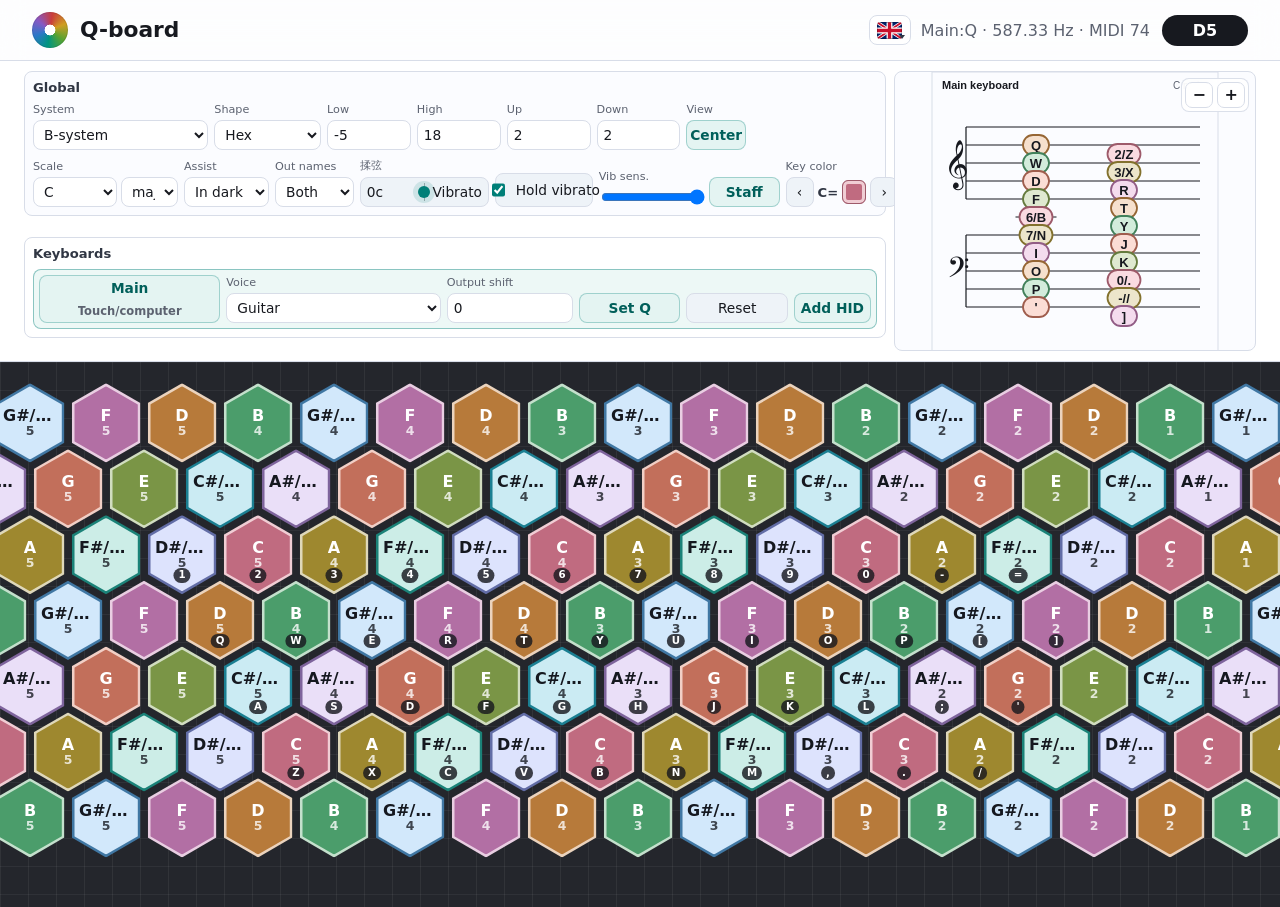
<file: bayan-keyboard.html>
<!doctype html>
<html lang="zh-CN">
<head>
  <meta charset="utf-8">
  <meta name="viewport" content="width=device-width, initial-scale=1">
  <title>Q-board / Q-键盘</title>
  <style>
    :root {
      color-scheme: light;
      --bg: #f4f7fb;
      --ink: #17191f;
      --muted: #5c6270;
      --line: #d8dde8;
      --panel: #ffffff;
      --panel-2: #eef3f8;
      --stage: #24262c;
      --accent: #007f78;
      --key-size: 66px;
      --key-slot-width: var(--key-size);
      --key-center-x: calc(var(--key-slot-width) + var(--key-gap));
      --key-step-y: calc(var(--key-center-x) * 0.8660254);
      --hex-height: calc(var(--key-size) * 1.2);
      --hex-width: calc(var(--hex-height) * 0.8660254);
      --round-size: calc(var(--key-size) * 1.1);
      --key-gap: 10px;
      --row-gap: 0px;
      --indent-step: calc(var(--key-center-x) * 0.5);
      font-family:
        Inter, ui-sans-serif, system-ui, -apple-system, BlinkMacSystemFont,
        "Segoe UI", "Microsoft YaHei", sans-serif;
    }

    * {
      box-sizing: border-box;
    }

    body {
      margin: 0;
      min-height: 100vh;
      background: var(--bg);
      color: var(--ink);
    }

    button,
    input,
    select {
      font: inherit;
    }

    .app {
      min-height: 100vh;
      display: grid;
      grid-template-rows: auto auto 1fr;
    }

    .topbar {
      display: flex;
      align-items: center;
      justify-content: space-between;
      gap: 18px;
      padding: 12px clamp(14px, 3vw, 32px);
      border-bottom: 1px solid var(--line);
      background: rgba(255, 255, 255, 0.78);
      backdrop-filter: blur(12px);
      position: sticky;
      top: 0;
      z-index: 4;
    }

    .top-actions {
      display: flex;
      align-items: center;
      justify-content: flex-end;
      gap: 10px;
      margin-left: auto;
      min-width: 0;
    }

    .brand {
      display: flex;
      align-items: center;
      gap: 12px;
      min-width: 0;
    }

    .mark {
      width: 36px;
      height: 36px;
      border-radius: 50%;
      background:
        radial-gradient(circle at 50% 50%, #ffffff 0 21%, transparent 22%),
        conic-gradient(from 8deg, #c93c3c, #cf9e22, #58a331, #00957f, #2c78c8, #8759c4, #c93c3c);
      box-shadow: inset 0 0 0 1px rgba(0, 0, 0, 0.1);
      flex: 0 0 auto;
    }

    h1 {
      margin: 0;
      font-size: clamp(1.12rem, 1.7vw, 1.55rem);
      line-height: 1.08;
      letter-spacing: 0;
      white-space: nowrap;
    }

    .sr-only {
      position: absolute;
      width: 1px;
      height: 1px;
      padding: 0;
      margin: -1px;
      overflow: hidden;
      clip: rect(0, 0, 0, 0);
      white-space: nowrap;
      border: 0;
    }

    .language-picker {
      position: relative;
      width: 42px;
      height: 30px;
      display: grid;
      place-items: center;
      flex: 0 0 auto;
      border: 1px solid var(--line);
      border-radius: 8px;
      background: #ffffff;
    }

    .language-picker:focus-within {
      outline: 3px solid rgba(0, 127, 120, 0.24);
      outline-offset: 2px;
    }

    .language-picker select {
      position: absolute;
      inset: 0;
      width: 100%;
      height: 100%;
      opacity: 0;
      cursor: pointer;
    }

    .language-picker::after {
      content: "";
      position: absolute;
      right: 5px;
      bottom: 5px;
      width: 0;
      height: 0;
      border-left: 3.5px solid transparent;
      border-right: 3.5px solid transparent;
      border-top: 4.5px solid #303643;
      pointer-events: none;
    }

    .flag-badge {
      position: relative;
      width: 25px;
      height: 17px;
      overflow: hidden;
      border-radius: 3px;
      box-shadow: inset 0 0 0 1px rgba(0, 0, 0, 0.18);
      background: #eef3f8;
    }

    .flag-badge::before,
    .flag-badge::after {
      content: "";
      position: absolute;
      pointer-events: none;
    }

    .flag-badge[data-flag="cn"] {
      background:
        #de2910
        url("data:image/svg+xml,%3Csvg xmlns='http://www.w3.org/2000/svg' viewBox='0 0 30 20'%3E%3Crect width='30' height='20' fill='%23de2910'/%3E%3Cpath id='s' d='M0-1.45.43-.45 1.52-.45.64.18.98 1.2 0 .58-.98 1.2-.64.18-1.52-.45-.43-.45z' fill='%23ffde00'/%3E%3Cuse href='%23s' transform='translate(5 5) scale(2.05)'/%3E%3Cuse href='%23s' transform='translate(10.2 2.2) rotate(22) scale(.72)'/%3E%3Cuse href='%23s' transform='translate(12.2 4.4) rotate(45) scale(.72)'/%3E%3Cuse href='%23s' transform='translate(12.1 7.2) rotate(68) scale(.72)'/%3E%3Cuse href='%23s' transform='translate(10.1 9.4) rotate(88) scale(.72)'/%3E%3C/svg%3E")
        center / 100% 100% no-repeat;
    }

    .flag-badge[data-flag="gb"] {
      background:
        #012169
        url("data:image/svg+xml,%3Csvg xmlns='http://www.w3.org/2000/svg' viewBox='0 0 60 40'%3E%3Crect width='60' height='40' fill='%23012169'/%3E%3Cpath d='M0 0 60 40M60 0 0 40' stroke='%23fff' stroke-width='8'/%3E%3Cpath d='M0 0 60 40M60 0 0 40' stroke='%23c8102e' stroke-width='4.6'/%3E%3Cpath d='M30 0v40M0 20h60' stroke='%23fff' stroke-width='14'/%3E%3Cpath d='M30 0v40M0 20h60' stroke='%23c8102e' stroke-width='8'/%3E%3C/svg%3E")
        center / 100% 100% no-repeat;
    }

    .flag-badge[data-flag="fr"] {
      background: linear-gradient(90deg, #0055a4 0 33.33%, #ffffff 33.33% 66.66%, #ef4135 66.66%);
    }

    .flag-badge[data-flag="de"] {
      background: linear-gradient(#000000 0 33.33%, #dd0000 33.33% 66.66%, #ffce00 66.66%);
    }

    .flag-badge[data-flag="es"] {
      background: linear-gradient(#aa151b 0 25%, #f1bf00 25% 75%, #aa151b 75%);
    }

    .flag-badge[data-flag="br"] {
      background: #009b3a;
    }

    .flag-badge[data-flag="br"]::before {
      left: 6px;
      top: 2px;
      width: 13px;
      height: 13px;
      background: #ffdf00;
      transform: rotate(45deg);
    }

    .flag-badge[data-flag="br"]::after {
      left: 9px;
      top: 5px;
      width: 7px;
      height: 7px;
      border-radius: 50%;
      background: #002776;
    }

    .flag-badge[data-flag="jp"] {
      background: #ffffff;
    }

    .flag-badge[data-flag="jp"]::before {
      left: 7px;
      top: 3px;
      width: 11px;
      height: 11px;
      border-radius: 50%;
      background: #bc002d;
    }

    .flag-badge[data-flag="sa"] {
      background: #006c35;
    }

    .flag-badge[data-flag="sa"]::before {
      left: 5px;
      top: 8px;
      width: 15px;
      height: 1.8px;
      background: #ffffff;
      border-radius: 999px;
    }

    .flag-badge[data-flag="ru"] {
      background: linear-gradient(#ffffff 0 33.33%, #0039a6 33.33% 66.66%, #d52b1e 66.66%);
    }

    .readout {
      display: flex;
      align-items: center;
      justify-content: flex-end;
      gap: 12px;
      min-width: 300px;
      color: var(--muted);
      text-align: right;
    }

    .readout strong {
      display: inline-flex;
      min-width: 86px;
      justify-content: center;
      padding: 6px 10px;
      border-radius: 999px;
      background: #17191f;
      color: #fff;
      letter-spacing: 0;
    }

    .controls {
      display: grid;
      grid-template-columns: minmax(0, 1fr) minmax(340px, 0.42fr);
      grid-template-areas:
        "global scale"
        "keyboard scale";
      gap: 8px;
      padding: 10px clamp(10px, 2vw, 24px);
      border-bottom: 1px solid var(--line);
      background: var(--panel);
      align-items: start;
    }

    .control-section {
      display: grid;
      gap: 8px;
      padding: 8px;
      border: 1px solid var(--line);
      border-radius: 8px;
      background: #fbfcff;
      align-content: start;
    }

    .global-section {
      grid-area: global;
    }

    .section-heading {
      color: #303643;
      font-size: 0.82rem;
      font-weight: 800;
    }

    .control-grid {
      display: grid;
      grid-template-columns:
        minmax(92px, 0.92fr)
        minmax(60px, 0.56fr)
        repeat(4, minmax(48px, 0.44fr))
        minmax(138px, 1fr);
      gap: 6px;
      align-items: end;
    }

    .control-grid.music-row {
      grid-template-columns:
        minmax(104px, 0.92fr)
        minmax(58px, 0.54fr)
        minmax(54px, 0.5fr)
        minmax(92px, 0.82fr)
        minmax(68px, 0.62fr)
        minmax(72px, 0.66fr)
        minmax(48px, 0.45fr)
        minmax(66px, 0.58fr);
    }

    .inline-pair {
      display: grid;
      grid-template-columns: 1fr 0.68fr;
      gap: 4px;
    }

    .control-grid > *,
    .profile-row > * {
      min-width: 0;
    }

    .control {
      display: grid;
      gap: 4px;
      min-width: 0;
    }

    .control label,
    .group-label {
      font-size: 0.7rem;
      color: var(--muted);
    }

    .control select,
    .control input[type="number"],
    .control input[type="range"] {
      width: 100%;
      min-width: 0;
    }

    select,
    input[type="number"] {
      min-height: 30px;
      border: 1px solid var(--line);
      border-radius: 8px;
      background: #fff;
      color: var(--ink);
      padding: 4px 6px;
      outline: none;
      font-size: 0.86rem;
    }

    select:focus,
    input[type="number"]:focus,
    input[type="range"]:focus-visible,
    button:focus-visible,
    .vibrato-pad:focus-visible {
      outline: 3px solid rgba(0, 127, 120, 0.24);
      outline-offset: 2px;
    }

    .button-group {
      display: grid;
      grid-template-columns: repeat(3, minmax(42px, 1fr));
      gap: 6px;
    }

    .button-group.two {
      grid-template-columns: repeat(2, minmax(42px, 1fr));
    }

    .color-stepper {
      display: grid;
      grid-template-columns: 28px auto 24px 28px;
      gap: 4px;
      align-items: center;
      min-height: 30px;
    }

    .color-step {
      min-width: 0;
      width: 28px;
      padding: 0;
    }

    .color-equals {
      color: #303643;
      font-size: 0.82rem;
      font-weight: 800;
      text-align: right;
      white-space: nowrap;
    }

    .color-swatch {
      --swatch-hue: 5;
      width: 24px;
      height: 24px;
      border: 1px solid hsl(var(--swatch-hue) 48% 54%);
      border-radius: 6px;
      background: hsl(var(--swatch-hue) 62% 46%);
      box-shadow: inset 0 0 0 3px hsl(var(--swatch-hue) 72% 86%);
    }

    @supports (color: oklch(60% 0.1 30)) {
      .color-swatch {
        border-color: oklch(55% 0.09 var(--swatch-hue));
        background: oklch(63% 0.11 var(--swatch-hue));
        box-shadow: inset 0 0 0 3px oklch(88% 0.04 var(--swatch-hue));
      }
    }

    .keyboard-section {
      grid-area: keyboard;
      background: #ffffff;
    }

    .keyboard-layout {
      display: grid;
      grid-template-columns: minmax(0, 1fr);
      gap: 8px;
      align-items: start;
      min-width: 0;
    }

    .profile-rows {
      display: grid;
      gap: 6px;
    }

    .profile-row {
      display: grid;
      grid-template-columns: minmax(86px, 0.66fr) minmax(96px, 0.78fr) minmax(66px, 0.46fr) minmax(116px, 0.76fr) minmax(58px, auto);
      gap: 6px;
      align-items: end;
      padding: 5px;
      border: 1px solid var(--line);
      border-radius: 8px;
      background: #f7f9fc;
    }

    .profile-row.is-active {
      border-color: rgba(0, 127, 120, 0.42);
      background: #edf8f6;
    }

    .profile-name {
      min-height: 30px;
      justify-content: flex-start;
      text-align: left;
      font-weight: 800;
      flex-direction: column;
      align-items: flex-start;
      gap: 2px;
      min-width: 0;
      overflow: hidden;
      white-space: normal;
    }

    .profile-name span,
    .profile-name small {
      max-width: 100%;
      overflow: hidden;
      text-overflow: ellipsis;
      white-space: nowrap;
    }

    .profile-name small {
      color: var(--muted);
      font-size: 0.72rem;
      font-weight: 700;
    }

    .command,
    .toggle,
    .vibrato-pad,
    .color-step {
      min-height: 30px;
      border: 1px solid var(--line);
      border-radius: 8px;
      background: var(--panel-2);
      color: var(--ink);
      padding: 4px 6px;
      display: inline-flex;
      align-items: center;
      justify-content: center;
      gap: 8px;
      user-select: none;
      white-space: nowrap;
      font-size: 0.86rem;
    }

    .command,
    .toggle {
      cursor: pointer;
    }

    .command:hover,
    .toggle:hover,
    .vibrato-pad:hover,
    .color-step:hover {
      border-color: #aab4c3;
      background: #e7edf4;
    }

    .command:disabled {
      cursor: not-allowed;
      opacity: 0.45;
    }

    .command.primary {
      background: #e4f4f2;
      border-color: rgba(0, 127, 120, 0.3);
      color: #005f5a;
      font-weight: 700;
    }

    .toggle input {
      width: 18px;
      height: 18px;
      accent-color: var(--accent);
    }

    .vibrato-pad {
      position: relative;
      overflow: hidden;
      justify-content: space-between;
      cursor: ew-resize;
      --bend-x: 50%;
    }

    .vibrato-pad::before {
      content: "";
      position: absolute;
      top: 5px;
      bottom: 5px;
      left: 50%;
      width: 1px;
      background: rgba(23, 25, 31, 0.32);
    }

    .vibrato-pad::after {
      content: "";
      position: absolute;
      top: 50%;
      left: var(--bend-x);
      width: 12px;
      height: 12px;
      border-radius: 50%;
      background: var(--accent);
      transform: translate(-50%, -50%);
      box-shadow: 0 0 0 5px rgba(0, 127, 120, 0.14);
    }

    .vibrato-pad span {
      position: relative;
      z-index: 1;
    }

    .stage-wrap {
      min-height: 0;
      overflow: hidden;
      display: grid;
      background:
        linear-gradient(90deg, rgba(255,255,255,0.06) 1px, transparent 1px),
        linear-gradient(180deg, rgba(255,255,255,0.05) 1px, transparent 1px),
        var(--stage);
      background-size: 28px 28px;
    }

    .keyboard-scroll {
      overflow: auto;
      padding: 18px 0 26px;
      scrollbar-color: #7b8290 var(--stage);
    }

    .keyboard {
      min-width: max-content;
      padding: 10px clamp(16px, 3vw, 34px) 30px;
      display: grid;
      gap: var(--row-gap);
    }

    .button-row {
      display: flex;
      align-items: center;
      gap: 14px;
      height: var(--key-step-y);
      min-height: var(--key-step-y);
    }

    .row-label {
      width: 58px;
      color: #dbe3ee;
      font-size: 0.78rem;
      text-align: right;
      flex: 0 0 auto;
      opacity: 0.9;
    }

    .row-keys {
      display: flex;
      gap: var(--key-gap);
      margin-left: calc(var(--indent) * var(--indent-step) + var(--range-offset, 0) * var(--key-center-x));
      height: var(--key-step-y);
      align-items: center;
    }

    .keyboard.shape-hex {
      gap: var(--row-gap);
    }

    .keyboard.shape-hex .button-row {
      height: var(--key-step-y);
      min-height: var(--key-step-y);
    }

    .keyboard.shape-hex .row-keys {
      gap: var(--key-gap);
    }

    .key {
      --hue: 190;
      --tone: hsl(var(--hue) 62% 46%);
      --tone-soft: hsl(var(--hue) 72% 90%);
      --tone-border: hsl(var(--hue) 46% 42%);
      --key-fill: var(--tone-soft);
      --key-stroke: var(--tone-border);
      --key-outline: transparent;
      width: var(--key-slot-width);
      height: var(--key-step-y);
      border: 0;
      border-radius: 0;
      background: transparent;
      color: #15181f;
      box-shadow: none;
      display: grid;
      place-items: center;
      align-content: center;
      gap: 1px;
      cursor: pointer;
      user-select: none;
      touch-action: manipulation;
      position: relative;
      overflow: visible;
      transition:
        transform 80ms ease,
        color 80ms ease,
        filter 80ms ease;
    }

    .key::before {
      content: "";
      position: absolute;
      left: 50%;
      top: 50%;
      width: var(--key-size);
      height: var(--key-size);
      border-radius: 50%;
      background: var(--key-stroke);
      box-shadow: 0 0 0 4px var(--key-outline);
      transform: translate(-50%, -50%);
      pointer-events: none;
      z-index: 0;
    }

    .key::after {
      content: "";
      position: absolute;
      left: 50%;
      top: 50%;
      width: calc(var(--key-size) - 4px);
      height: calc(var(--key-size) - 4px);
      border-radius: 50%;
      background: var(--key-fill);
      transform: translate(-50%, -50%);
      pointer-events: none;
      z-index: 0;
    }

    .keyboard.shape-hex .key::before {
      width: var(--hex-width);
      height: var(--hex-height);
      border-radius: 0;
      clip-path: polygon(50% 0%, 100% 25%, 100% 75%, 50% 100%, 0% 75%, 0% 25%);
    }

    .keyboard.shape-hex .key::after {
      width: calc(var(--hex-width) - 5px);
      height: calc(var(--hex-height) - 5.8px);
      border-radius: 0;
      clip-path: polygon(50% 0%, 100% 25%, 100% 75%, 50% 100%, 0% 75%, 0% 25%);
    }

    .keyboard.shape-round .key::before {
      width: var(--round-size);
      height: var(--round-size);
      border-radius: 50%;
      clip-path: none;
    }

    .keyboard.shape-round .key::after {
      width: calc(var(--round-size) - 4px);
      height: calc(var(--round-size) - 4px);
      border-radius: 50%;
      clip-path: none;
    }

    .key.is-dark-tone {
      --key-fill: var(--tone);
      --key-stroke: hsl(var(--hue) 72% 86%);
      color: #ffffff;
    }

    @supports (color: oklch(60% 0.1 30)) {
      .key {
        --tone: oklch(63% 0.11 var(--hue));
        --tone-soft: oklch(92% 0.035 var(--hue));
        --tone-border: oklch(55% 0.09 var(--hue));
      }

      .key.is-dark-tone {
        --key-stroke: oklch(88% 0.04 var(--hue));
      }
    }

    .key:hover {
      transform: translateY(-2px);
      filter: saturate(1.08);
    }

    .key.is-active {
      --key-fill: var(--tone);
      --key-stroke: #17191f;
      color: #ffffff;
      transform: translateY(3px) scale(0.97);
      filter: brightness(0.9);
    }

    .key.is-selected {
      --key-outline: rgba(255, 255, 255, 0.86);
    }

    .key.is-q-anchor {
      --key-outline: rgba(0, 127, 120, 0.42);
    }

    .note {
      font-size: 1rem;
      font-weight: 800;
      line-height: 1;
      letter-spacing: 0;
      max-width: 54px;
      overflow: hidden;
      text-overflow: ellipsis;
      white-space: nowrap;
      z-index: 1;
    }

    .octave {
      font-size: 0.78rem;
      font-weight: 700;
      opacity: 0.78;
      line-height: 1;
      z-index: 1;
    }

    .key-map {
      position: absolute;
      left: 50%;
      bottom: calc((var(--key-step-y) - var(--key-size)) * 0.5 + 5px);
      transform: translateX(-50%);
      max-width: 52px;
      padding: 1px 5px 2px;
      border-radius: 999px;
      background: rgba(23, 25, 31, 0.82);
      color: #fff;
      font-size: 0.64rem;
      font-weight: 800;
      line-height: 1.1;
      letter-spacing: 0;
      overflow: hidden;
      text-overflow: ellipsis;
      white-space: nowrap;
      z-index: 2;
    }

    .key.is-active .key-map {
      background: rgba(255, 255, 255, 0.9);
      color: #17191f;
    }

    .scale-dock {
      grid-area: scale;
      position: relative;
      display: none;
      min-width: 0;
      min-height: 190px;
      height: min(34vh, 280px);
      overflow: hidden;
      border: 1px solid var(--line);
      border-radius: 8px;
      background: #fbfcff;
      width: 100%;
      align-self: start;
    }

    .scale-dock.is-open {
      display: block;
    }

    .scale-tools {
      position: absolute;
      top: 6px;
      right: 6px;
      z-index: 3;
      display: flex;
      gap: 4px;
      padding: 3px;
      border: 1px solid rgba(216, 221, 232, 0.9);
      border-radius: 8px;
      background: rgba(255, 255, 255, 0.88);
      backdrop-filter: blur(8px);
    }

    .scale-zoom {
      width: 28px;
      min-height: 26px;
      padding: 0;
      border: 1px solid var(--line);
      border-radius: 7px;
      background: #ffffff;
      color: var(--ink);
      font-size: 1rem;
      font-weight: 800;
      line-height: 1;
      cursor: pointer;
    }

    .scale-zoom:hover {
      border-color: #aab4c3;
      background: #e7edf4;
    }

    .staff-wrap {
      height: 100%;
      min-width: 0;
      overflow: auto;
    }

    .staff-svg {
      display: block;
      min-width: 360px;
    }

    .staff-svg text {
      font-family: Inter, "Segoe UI", "Microsoft YaHei", Arial, sans-serif;
      letter-spacing: 0;
    }

    .staff-svg .music-symbol {
      font-family: "Bravura", "Noto Music", "Segoe UI Symbol", "Apple Symbols", "Symbola", "DejaVu Sans", serif;
      font-weight: 400;
    }

    .stage-wrap,
    .keyboard-scroll,
    .keyboard,
    .button-row,
    .row-keys,
    .staff-wrap,
    .staff-svg {
      direction: ltr;
    }

    .scale-empty {
      min-height: 150px;
      display: grid;
      place-items: center;
      color: var(--muted);
    }

    @media (max-width: 1180px) {
      .control-grid {
        grid-template-columns: repeat(5, minmax(86px, 1fr));
      }

      .control-grid.music-row {
        grid-template-columns: repeat(5, minmax(86px, 1fr));
      }

      .profile-row {
        grid-template-columns: minmax(150px, 1fr) minmax(120px, 1fr) minmax(88px, 0.6fr) minmax(160px, 1fr);
      }
    }

    @media (max-width: 900px) {
      .controls {
        grid-template-columns: 1fr;
        grid-template-areas:
          "global"
          "keyboard"
          "scale";
      }
    }

    @media (max-width: 760px) {
      :root {
        --key-size: 58px;
      }

      .topbar {
        align-items: flex-start;
        flex-direction: column;
      }

      .top-actions {
        width: 100%;
        justify-content: space-between;
      }

      .readout {
        min-width: 0;
        flex: 1;
        justify-content: space-between;
        text-align: left;
      }

      .control-grid {
        grid-template-columns: repeat(2, minmax(0, 1fr));
      }

      .control-grid.music-row {
        grid-template-columns: repeat(2, minmax(0, 1fr));
      }

      .profile-row {
        grid-template-columns: repeat(2, minmax(0, 1fr));
      }

      .button-group {
        grid-template-columns: 1fr;
      }

      .button-group.two {
        grid-template-columns: repeat(2, minmax(0, 1fr));
      }

      .row-label {
        width: 45px;
      }

      .note {
        max-width: 48px;
      }

      .scale-dock {
        grid-column: 1 / -1;
      }

    }

    @media (max-width: 430px) {
      :root {
        --key-size: 52px;
      }

      .control-grid,
      .control-grid.music-row,
      .profile-row {
        grid-template-columns: 1fr;
      }

      .command,
      .toggle,
      .vibrato-pad,
      select,
      input[type="number"] {
        min-height: 42px;
      }
    }
  </style>
</head>
<body>
  <div class="app">
    <header class="topbar">
      <div class="brand">
        <span class="mark" aria-hidden="true"></span>
        <h1 id="appTitle">Q-board / Q-键盘</h1>
      </div>
      <div class="top-actions">
        <div class="language-picker" id="languagePicker" title="语言">
          <label class="sr-only" for="languageSelect">语言</label>
          <span class="flag-badge" id="languageFlag" data-flag="cn" aria-hidden="true"></span>
          <select id="languageSelect" aria-label="语言">
            <option value="zh" selected>🇨🇳 中文</option>
            <option value="en">🇬🇧 English</option>
            <option value="fr">🇫🇷 Français</option>
            <option value="de">🇩🇪 Deutsch</option>
            <option value="es">🇪🇸 Español</option>
            <option value="pt">🇧🇷 Português</option>
            <option value="ja">🇯🇵 日本語</option>
            <option value="ar">🇸🇦 العربية</option>
            <option value="ru">🇷🇺 Русский</option>
          </select>
        </div>
        <div class="readout" aria-live="polite">
          <span id="noteMeta">点击任意键</span>
          <strong id="currentNote">--</strong>
        </div>
      </div>
    </header>

    <section class="controls" aria-label="键盘设置">
      <div class="control-section global-section">
        <div class="section-heading">全局设置</div>
        <div class="control-grid layout-row">
          <div class="control">
            <label for="keySystem">排键</label>
            <select id="keySystem">
              <option value="b" selected>B-system</option>
              <option value="c">C-system</option>
              <option value="tonnetz">Tonnetz</option>
              <option value="rightWholeLeftHalf">Q-System</option>
              <option value="rightWholeRightUpHalf">Isomorphic</option>
              <option value="guitar">Guitar</option>
            </select>
          </div>

          <div class="control">
            <label for="keyShape">形状</label>
            <select id="keyShape">
              <option value="hex" selected>竖六边形</option>
              <option value="round">圆形</option>
            </select>
          </div>

          <div class="control">
            <label for="lowCol">低音列</label>
            <input id="lowCol" type="number" step="1" value="-5">
          </div>

          <div class="control">
            <label for="highCol">高音列</label>
            <input id="highCol" type="number" step="1" value="18">
          </div>

          <div class="control">
            <label for="upperRows">上方行</label>
            <input id="upperRows" type="number" min="0" max="18" step="1" value="2">
          </div>

          <div class="control">
            <label for="lowerRows">下方行</label>
            <input id="lowerRows" type="number" min="0" max="18" step="1" value="2">
          </div>

          <div class="control">
            <span class="group-label">横向扩展</span>
            <div class="button-group">
              <button class="command primary" id="centerView" type="button">居中</button>
            </div>
          </div>
        </div>

        <div class="control-grid music-row">
          <div class="control scale-choice">
            <span class="group-label">音阶</span>
            <div class="inline-pair">
              <select id="tonicSelect"></select>
              <select id="scaleMode">
                <option value="major">大调</option>
                <option value="minor">小调</option>
              </select>
            </div>
          </div>

          <div class="control">
            <label for="scaleAssist">辅助</label>
            <select id="scaleAssist">
              <option value="inDark" selected>调内深色</option>
              <option value="outDark">调外深色</option>
              <option value="allDark">全深色</option>
              <option value="allLight">全浅色</option>
            </select>
          </div>

          <div class="control">
            <label for="labelMode">调外</label>
            <select id="labelMode">
              <option value="dual" selected>升降号</option>
              <option value="sharp">升号</option>
              <option value="flat">降号</option>
            </select>
          </div>

          <div class="control">
            <span class="group-label">揉弦</span>
            <div class="vibrato-pad" id="vibratoPad" tabindex="0">
              <span id="vibratoLabel">0c</span>
              <span>揉弦</span>
            </div>
          </div>

          <label class="toggle">
            <input id="longVibrato" type="checkbox" checked>
            <span>长按揉弦</span>
          </label>

          <div class="control">
            <label for="vibratoSensitivity">揉弦灵敏度</label>
            <input id="vibratoSensitivity" type="range" min="0.1" max="1" step="0.05" value="1">
          </div>

          <button class="command primary" id="scaleToggle" type="button" aria-expanded="true">谱表</button>

          <div class="control color-control">
            <span class="group-label">键盘颜色</span>
            <div class="color-stepper" aria-label="键盘颜色">
              <button class="color-step" id="colorPrev" type="button" aria-label="上一个 C 色块">‹</button>
              <span class="color-equals">C=</span>
              <span class="color-swatch" id="colorSwatch" title="C 的颜色"></span>
              <button class="color-step" id="colorNext" type="button" aria-label="下一个 C 色块">›</button>
            </div>
          </div>
        </div>
      </div>

      <div class="control-section keyboard-section">
        <div class="section-heading">键盘设置</div>
        <div class="keyboard-layout" id="keyboardLayout">
          <div class="profile-rows" id="profileRows"></div>
        </div>
      </div>

      <aside class="scale-dock is-open" id="scaleDock" aria-label="调式谱表">
        <div class="scale-tools" aria-label="谱表缩放">
          <button class="scale-zoom" id="scaleZoomOut" type="button" aria-label="缩小谱表">−</button>
          <button class="scale-zoom" id="scaleZoomIn" type="button" aria-label="放大谱表">+</button>
        </div>
        <div class="staff-wrap" id="staffWrap">
          <svg class="staff-svg" id="staffSvg" role="img" aria-label="当前 Q 映射内的音阶五线谱"></svg>
        </div>
      </aside>
    </section>

    <main class="stage-wrap">
      <div class="keyboard-scroll" id="keyboardScroll">
        <div class="keyboard" id="keyboard" aria-label="Q-board button keyboard"></div>
      </div>
    </main>
  </div>

  <script>
    const ROW_COUNT = 3;
    const keyboardSystems = {
      b: {
        label: "B-system",
        baseOffset: 3,
        rowStep: -1,
        colStep: -3,
        indent: "down-right",
        octaveColStep: -4
      },
      c: {
        label: "C-system",
        baseOffset: 0,
        rowStep: 2,
        colStep: 3,
        indent: "down-right",
        octaveColStep: 4
      },
      tonnetz: {
        label: "Tonnetz",
        baseOffset: -2,
        rowStep: 4,
        colStep: 7,
        indent: "down-right",
        octaveColStep: null
      },
      rightWholeLeftHalf: {
        label: "Q-System",
        baseOffset: 0,
        rowStep: -1,
        colStep: 2,
        indent: "down-right",
        octaveColStep: 6
      },
      rightWholeRightUpHalf: {
        label: "Isomorphic",
        baseOffset: 0,
        rowStep: 1,
        colStep: 2,
        indent: "down-right",
        octaveColStep: 6
      },
      guitar: {
        label: "Guitar",
        baseOffset: 0,
        rowOffset: row => (row <= 0 ? 4 + Math.abs(row) * 5 : -(row - 1) * 5),
        colStep: 1,
        indent: "guitar-compact",
        octaveColStep: 12
      }
    };
    const FIFTHS = [0, 7, 2, 9, 4, 11, 6, 1, 8, 3, 10, 5];
    const FIFTH_INDEX = new Map(FIFTHS.map((pitchClass, index) => [pitchClass, index]));
    const FIXED_OUTPUT_VOLUME = 0.44;
    let cColorIndex = 0;
    const languageOptions = [
      ["zh", "中文", "cn", "🇨🇳"],
      ["en", "English", "gb", "🇬🇧"],
      ["fr", "Français", "fr", "🇫🇷"],
      ["de", "Deutsch", "de", "🇩🇪"],
      ["es", "Español", "es", "🇪🇸"],
      ["pt", "Português", "br", "🇧🇷"],
      ["ja", "日本語", "jp", "🇯🇵"],
      ["ar", "العربية", "sa", "🇸🇦"],
      ["ru", "Русский", "ru", "🇷🇺"]
    ];
    const supportedLanguages = new Set(languageOptions.map(([value]) => value));
    const languageOptionByValue = new Map(languageOptions.map(([value, label, flag, emoji]) => [
      value,
      { label, flag, emoji }
    ]));
    function initialLanguage() {
      try {
        const stored = localStorage.getItem("qboard-language");
        if (supportedLanguages.has(stored)) return stored;
      } catch (error) {
        // Ignore private-mode storage failures.
      }
      const browserLanguage = (navigator.language || "zh").slice(0, 2).toLowerCase();
      return supportedLanguages.has(browserLanguage) ? browserLanguage : "zh";
    }
    let currentLanguage = initialLanguage();
    const sharpNames = ["C", "C#", "D", "D#", "E", "F", "F#", "G", "G#", "A", "A#", "B"];
    const flatNames = ["C", "Db", "D", "Eb", "E", "F", "Gb", "G", "Ab", "A", "Bb", "B"];
    const dualNames = ["C", "C#/Db", "D", "D#/Eb", "E", "F", "F#/Gb", "G", "G#/Ab", "A", "A#/Bb", "B"];

    const hardwareRows = [
      {
        rowDelta: -1,
        labels: ["1", "2", "3", "4", "5", "6", "7", "8", "9", "0", "-", "="],
        codes: ["Digit1", "Digit2", "Digit3", "Digit4", "Digit5", "Digit6", "Digit7", "Digit8", "Digit9", "Digit0", "Minus", "Equal"]
      },
      {
        rowDelta: 0,
        labels: ["Q", "W", "E", "R", "T", "Y", "U", "I", "O", "P", "[", "]"],
        codes: ["KeyQ", "KeyW", "KeyE", "KeyR", "KeyT", "KeyY", "KeyU", "KeyI", "KeyO", "KeyP", "BracketLeft", "BracketRight"]
      },
      {
        rowDelta: 1,
        labels: ["A", "S", "D", "F", "G", "H", "J", "K", "L", ";", "'"],
        codes: ["KeyA", "KeyS", "KeyD", "KeyF", "KeyG", "KeyH", "KeyJ", "KeyK", "KeyL", "Semicolon", "Quote"]
      },
      {
        rowDelta: 2,
        labels: ["Z", "X", "C", "V", "B", "N", "M", ",", ".", "/"],
        codes: ["KeyZ", "KeyX", "KeyC", "KeyV", "KeyB", "KeyN", "KeyM", "Comma", "Period", "Slash"]
      }
    ];
    const codeToLabel = new Map(
      hardwareRows.flatMap(row => row.codes.map((code, index) => [code, row.labels[index]]))
    );
    const codeToHardwarePosition = new Map(
      hardwareRows.flatMap(row => row.codes.map((code, index) => [code, {
        rowDelta: row.rowDelta,
        index,
        label: row.labels[index]
      }]))
    );
    const hidUsageToCode = new Map([
      [0x04, "KeyA"], [0x05, "KeyB"], [0x06, "KeyC"], [0x07, "KeyD"], [0x08, "KeyE"], [0x09, "KeyF"],
      [0x0A, "KeyG"], [0x0B, "KeyH"], [0x0C, "KeyI"], [0x0D, "KeyJ"], [0x0E, "KeyK"], [0x0F, "KeyL"],
      [0x10, "KeyM"], [0x11, "KeyN"], [0x12, "KeyO"], [0x13, "KeyP"], [0x14, "KeyQ"], [0x15, "KeyR"],
      [0x16, "KeyS"], [0x17, "KeyT"], [0x18, "KeyU"], [0x19, "KeyV"], [0x1A, "KeyW"], [0x1B, "KeyX"],
      [0x1C, "KeyY"], [0x1D, "KeyZ"], [0x1E, "Digit1"], [0x1F, "Digit2"], [0x20, "Digit3"], [0x21, "Digit4"],
      [0x22, "Digit5"], [0x23, "Digit6"], [0x24, "Digit7"], [0x25, "Digit8"], [0x26, "Digit9"], [0x27, "Digit0"],
      [0x2D, "Minus"], [0x2E, "Equal"], [0x2F, "BracketLeft"], [0x30, "BracketRight"],
      [0x33, "Semicolon"], [0x34, "Quote"], [0x36, "Comma"], [0x37, "Period"], [0x38, "Slash"]
    ]);

    const noteLetters = ["C", "D", "E", "F", "G", "A", "B"];
    const naturalPitchClasses = { C: 0, D: 2, E: 4, F: 5, G: 7, A: 9, B: 11 };
    const accidentalChoices = [
      { suffix: "bb", offset: -2 },
      { suffix: "b", offset: -1 },
      { suffix: "", offset: 0 },
      { suffix: "#", offset: 1 },
      { suffix: "x", offset: 2 }
    ];
    const scaleModes = {
      major: { label: "大调", intervals: [0, 2, 4, 5, 7, 9, 11] },
      minor: { label: "小调", intervals: [0, 2, 3, 5, 7, 8, 10] }
    };
    const signatureOrders = {
      sharp: ["F", "C", "G", "D", "A", "E", "B"],
      flat: ["B", "E", "A", "D", "G", "C", "F"]
    };
    const signatureSteps = {
      sharp: {
        treble: { F: 8, C: 5, G: 9, D: 6, A: 3, E: 7, B: 4 },
        bass: { F: -6, C: -9, G: -5, D: -8, A: -11, E: -7, B: -10 }
      },
      flat: {
        treble: { B: 4, E: 7, A: 3, D: 6, G: 2, C: 5, F: 1 },
        bass: { B: -10, E: -7, A: -11, D: -8, G: -12, C: -9, F: -13 }
      }
    };
    let mappingProfiles = [
      {
        id: "main",
        label: "主键盘",
        short: "主",
        anchor: { row: 1, col: 0 },
        instrument: "guitar",
        outputShift: 0,
        source: "browser",
        pressedCodes: new Set()
      }
    ];
    const instrumentOptions = [
      ["accordion", "手风琴"],
      ["piano", "钢琴"],
      ["guitar", "吉他"],
      ["violin", "小提琴"],
      ["cello", "大提琴"],
      ["flute", "长笛"],
      ["trumpet", "小号"],
      ["sax", "萨克斯"],
      ["harpsichord", "古钢琴"],
      ["quilled", "羽管键琴"],
      ["theremin", "特雷门琴"],
      ["harp", "竖琴"],
      ["oboe", "双簧管"],
      ["recorder", "竖笛"]
    ];

    const languageMeta = {
      zh: { lang: "zh-CN", dir: "ltr" },
      en: { lang: "en", dir: "ltr" },
      fr: { lang: "fr", dir: "ltr" },
      de: { lang: "de", dir: "ltr" },
      es: { lang: "es", dir: "ltr" },
      pt: { lang: "pt", dir: "ltr" },
      ja: { lang: "ja", dir: "ltr" },
      ar: { lang: "ar", dir: "rtl" },
      ru: { lang: "ru", dir: "ltr" }
    };

    const translations = {
      zh: {
        appTitle: "Q-键盘 / Q-board",
        globalSettings: "全局设置",
        keyboardSettings: "键盘设置",
        language: "语言",
        layout: "排键",
        shape: "形状",
        hex: "竖六边形",
        round: "圆形",
        lowCol: "低音列",
        highCol: "高音列",
        upperRows: "上方行",
        lowerRows: "下方行",
        horizontalView: "横向扩展",
        center: "居中",
        scale: "音阶",
        major: "大调",
        minor: "小调",
        assist: "辅助",
        inDark: "调内深色",
        outDark: "调外深色",
        allDark: "全深色",
        allLight: "全浅色",
        outLabels: "调外",
        dual: "升降号",
        sharp: "升号",
        flat: "降号",
        vibrato: "揉弦",
        longVibrato: "长按揉弦",
        vibratoSensitivity: "揉弦灵敏度",
        staff: "谱表",
        keyColor: "键盘颜色",
        prevC: "上一个 C 色块",
        nextC: "下一个 C 色块",
        cColorTitle: "C 色块 {index}/12",
        staffScale: "谱表缩放",
        zoomOut: "缩小谱表",
        zoomIn: "放大谱表",
        staffAria: "当前 Q 映射内的音阶五线谱",
        keyboardAria: "Q-board 按钮键盘",
        clickAnyKey: "点击任意键",
        audioLabel: "音频",
        audioError: "当前浏览器暂时不能初始化音频。",
        mainKeyboard: "主键盘",
        mainShort: "主",
        touchComputer: "触屏/电脑",
        sourceHid: "HID",
        hidUnsupported: "当前浏览器不支持 WebHID；请用支持 WebHID 的 Chromium 系浏览器打开。",
        hidNoDevice: "没有选择 HID 设备；普通办公键盘可能会被浏览器安全策略隐藏。",
        hidAddBlocked: "HID 添加失败：浏览器未授权或该设备被保护。",
        hidAddFailed: "HID 添加失败：{message}",
        hidKeyboardName: "HID 键盘 {index}",
        mainCannotDelete: "主键盘保留为默认键盘，不能删除。",
        hidDisconnected: "{name} 已断开",
        instrument: "音色",
        outputShift: "输出偏移",
        setQ: "设为 Q",
        reset: "重置",
        addHid: "添加 HID",
        delete: "删除",
        noScaleEntries: "{scale} 无可显示音",
        row: "第{n}排",
        upperRow: "上{n}",
        lowerRow: "下{n}",
        outputPrefix: "输出",
        circleTitle: "五度圈 {index}",
        instrumentAccordion: "手风琴",
        instrumentPiano: "钢琴",
        instrumentGuitar: "吉他",
        instrumentViolin: "小提琴",
        instrumentCello: "大提琴",
        instrumentFlute: "长笛",
        instrumentTrumpet: "小号",
        instrumentSax: "萨克斯",
        instrumentHarpsichord: "古钢琴",
        instrumentQuilled: "羽管键琴",
        instrumentTheremin: "特雷门琴",
        instrumentHarp: "竖琴",
        instrumentOboe: "双簧管",
        instrumentRecorder: "竖笛"
      },
      en: {
        appTitle: "Q-board",
        globalSettings: "Global",
        keyboardSettings: "Keyboards",
        language: "Language",
        layout: "System",
        shape: "Shape",
        hex: "Hex",
        round: "Round",
        lowCol: "Low",
        highCol: "High",
        upperRows: "Up",
        lowerRows: "Down",
        horizontalView: "View",
        center: "Center",
        scale: "Scale",
        major: "major",
        minor: "minor",
        assist: "Assist",
        inDark: "In dark",
        outDark: "Out dark",
        allDark: "All dark",
        allLight: "All light",
        outLabels: "Out names",
        dual: "Both",
        sharp: "Sharps",
        flat: "Flats",
        vibrato: "Vibrato",
        longVibrato: "Hold vibrato",
        vibratoSensitivity: "Vib sens.",
        staff: "Staff",
        keyColor: "Key color",
        prevC: "Previous C color",
        nextC: "Next C color",
        cColorTitle: "C color {index}/12",
        staffScale: "Staff zoom",
        zoomOut: "Zoom out",
        zoomIn: "Zoom in",
        staffAria: "Scale staff for current Q mappings",
        keyboardAria: "Q-board button keyboard",
        clickAnyKey: "Click any key",
        audioLabel: "Audio",
        audioError: "This browser cannot initialize audio right now.",
        mainKeyboard: "Main keyboard",
        mainShort: "Main",
        touchComputer: "Touch/computer",
        sourceHid: "HID",
        hidUnsupported: "This browser does not support WebHID; use a Chromium browser with WebHID.",
        hidNoDevice: "No HID device was selected; regular office keyboards may be hidden by browser security.",
        hidAddBlocked: "HID add failed: the browser did not grant access or the device is protected.",
        hidAddFailed: "HID add failed: {message}",
        hidKeyboardName: "HID keyboard {index}",
        mainCannotDelete: "The main keyboard is the default and cannot be deleted.",
        hidDisconnected: "{name} disconnected",
        instrument: "Voice",
        outputShift: "Output shift",
        setQ: "Set Q",
        reset: "Reset",
        addHid: "Add HID",
        delete: "Delete",
        noScaleEntries: "No visible notes for {scale}",
        row: "Row {n}",
        upperRow: "Up {n}",
        lowerRow: "Down {n}",
        outputPrefix: "Output",
        circleTitle: "Circle {index}",
        instrumentAccordion: "Accordion",
        instrumentPiano: "Piano",
        instrumentGuitar: "Guitar",
        instrumentViolin: "Violin",
        instrumentCello: "Cello",
        instrumentFlute: "Flute",
        instrumentTrumpet: "Trumpet",
        instrumentSax: "Saxophone",
        instrumentHarpsichord: "Harpsichord",
        instrumentQuilled: "Quilled keyboard",
        instrumentTheremin: "Theremin",
        instrumentHarp: "Harp",
        instrumentOboe: "Oboe",
        instrumentRecorder: "Recorder"
      },
      fr: {
        appTitle: "Q-board",
        globalSettings: "Global",
        keyboardSettings: "Claviers",
        language: "Langue",
        layout: "Système",
        shape: "Forme",
        hex: "Hexa",
        round: "Rond",
        lowCol: "Grave",
        highCol: "Aigu",
        upperRows: "Haut",
        lowerRows: "Bas",
        horizontalView: "Vue",
        center: "Centrer",
        scale: "Gamme",
        major: "majeur",
        minor: "mineur",
        assist: "Aide",
        inDark: "Degré foncé",
        outDark: "Hors foncé",
        allDark: "Tout foncé",
        allLight: "Tout clair",
        outLabels: "Alt.",
        dual: "Deux",
        sharp: "Dièses",
        flat: "Bémols",
        vibrato: "Vibrato",
        longVibrato: "Vib. tenue",
        vibratoSensitivity: "Sens. vib.",
        staff: "Portée",
        keyColor: "Couleur",
        prevC: "Couleur de C précédente",
        nextC: "Couleur de C suivante",
        cColorTitle: "Couleur de C {index}/12",
        staffScale: "Zoom portée",
        zoomOut: "Réduire",
        zoomIn: "Agrandir",
        staffAria: "Portée de la gamme pour les mappings Q",
        keyboardAria: "Clavier à boutons Q-board",
        clickAnyKey: "Cliquez une touche",
        audioLabel: "Audio",
        audioError: "Ce navigateur ne peut pas initialiser l'audio pour l'instant.",
        mainKeyboard: "Clavier principal",
        mainShort: "Princ.",
        touchComputer: "Tactile/ordinateur",
        sourceHid: "HID",
        hidUnsupported: "Ce navigateur ne prend pas WebHID en charge ; utilisez un navigateur Chromium compatible.",
        hidNoDevice: "Aucun périphérique HID sélectionné ; les claviers bureautiques peuvent être masqués par sécurité.",
        hidAddBlocked: "Échec de l'ajout HID : accès non autorisé ou périphérique protégé.",
        hidAddFailed: "Échec de l'ajout HID : {message}",
        hidKeyboardName: "Clavier HID {index}",
        mainCannotDelete: "Le clavier principal est le clavier par défaut et ne peut pas être supprimé.",
        hidDisconnected: "{name} déconnecté",
        instrument: "Timbre",
        outputShift: "Décalage",
        setQ: "Définir Q",
        reset: "Réinit.",
        addHid: "Ajouter HID",
        delete: "Suppr.",
        noScaleEntries: "Aucune note visible pour {scale}",
        row: "Rang {n}",
        upperRow: "Haut {n}",
        lowerRow: "Bas {n}",
        outputPrefix: "Sortie",
        circleTitle: "Cycle {index}",
        instrumentAccordion: "Accordéon",
        instrumentPiano: "Piano",
        instrumentGuitar: "Guitare",
        instrumentViolin: "Violon",
        instrumentCello: "Violoncelle",
        instrumentFlute: "Flûte",
        instrumentTrumpet: "Trompette",
        instrumentSax: "Saxophone",
        instrumentHarpsichord: "Clavecin",
        instrumentQuilled: "Clavier à sautereaux",
        instrumentTheremin: "Thérémine",
        instrumentHarp: "Harpe",
        instrumentOboe: "Hautbois",
        instrumentRecorder: "Flûte à bec"
      },
      de: {
        appTitle: "Q-Tastatur",
        globalSettings: "Global",
        keyboardSettings: "Tastaturen",
        language: "Sprache",
        layout: "System",
        shape: "Form",
        hex: "Hex",
        round: "Rund",
        lowCol: "Tief",
        highCol: "Hoch",
        upperRows: "Oben",
        lowerRows: "Unten",
        horizontalView: "Ansicht",
        center: "Mitte",
        scale: "Tonart",
        major: "Dur",
        minor: "Moll",
        assist: "Hilfe",
        inDark: "In dunkel",
        outDark: "Außen dunkel",
        allDark: "Alle dunkel",
        allLight: "Alle hell",
        outLabels: "Außen",
        dual: "Beide",
        sharp: "Kreuze",
        flat: "Bes",
        vibrato: "Vibrato",
        longVibrato: "Halte-Vibrato",
        vibratoSensitivity: "Vib.-Empf.",
        staff: "Noten",
        keyColor: "Farbe",
        prevC: "Vorige C-Farbe",
        nextC: "Nächste C-Farbe",
        cColorTitle: "C-Farbe {index}/12",
        staffScale: "Noten-Zoom",
        zoomOut: "Verkleinern",
        zoomIn: "Vergrößern",
        staffAria: "Notensystem für aktuelle Q-Belegungen",
        keyboardAria: "Q-board Knopftastatur",
        clickAnyKey: "Taste anklicken",
        audioLabel: "Audio",
        audioError: "Dieser Browser kann Audio momentan nicht initialisieren.",
        mainKeyboard: "Haupttastatur",
        mainShort: "Haupt",
        touchComputer: "Touch/Computer",
        sourceHid: "HID",
        hidUnsupported: "Dieser Browser unterstützt WebHID nicht; bitte einen Chromium-Browser mit WebHID verwenden.",
        hidNoDevice: "Kein HID-Gerät ausgewählt; normale Bürotastaturen können aus Sicherheitsgründen verborgen sein.",
        hidAddBlocked: "HID konnte nicht hinzugefügt werden: Zugriff verweigert oder Gerät geschützt.",
        hidAddFailed: "HID konnte nicht hinzugefügt werden: {message}",
        hidKeyboardName: "HID-Tastatur {index}",
        mainCannotDelete: "Die Haupttastatur ist die Standardtastatur und kann nicht gelöscht werden.",
        hidDisconnected: "{name} getrennt",
        instrument: "Klang",
        outputShift: "Ausgabeversatz",
        setQ: "Q setzen",
        reset: "Reset",
        addHid: "HID hinzufügen",
        delete: "Löschen",
        noScaleEntries: "Keine sichtbaren Töne für {scale}",
        row: "Reihe {n}",
        upperRow: "Oben {n}",
        lowerRow: "Unten {n}",
        outputPrefix: "Ausgabe",
        circleTitle: "Quintenzirkel {index}",
        instrumentAccordion: "Akkordeon",
        instrumentPiano: "Klavier",
        instrumentGuitar: "Gitarre",
        instrumentViolin: "Violine",
        instrumentCello: "Cello",
        instrumentFlute: "Flöte",
        instrumentTrumpet: "Trompete",
        instrumentSax: "Saxophon",
        instrumentHarpsichord: "Cembalo",
        instrumentQuilled: "Kielklavier",
        instrumentTheremin: "Theremin",
        instrumentHarp: "Harfe",
        instrumentOboe: "Oboe",
        instrumentRecorder: "Blockflöte"
      },
      es: {
        appTitle: "Q-board",
        globalSettings: "Global",
        keyboardSettings: "Teclados",
        language: "Idioma",
        layout: "Sistema",
        shape: "Forma",
        hex: "Hex",
        round: "Redondo",
        lowCol: "Grave",
        highCol: "Agudo",
        upperRows: "Arriba",
        lowerRows: "Abajo",
        horizontalView: "Vista",
        center: "Centrar",
        scale: "Escala",
        major: "mayor",
        minor: "menor",
        assist: "Ayuda",
        inDark: "Dentro oscuro",
        outDark: "Fuera oscuro",
        allDark: "Todo oscuro",
        allLight: "Todo claro",
        outLabels: "Fuera",
        dual: "Ambos",
        sharp: "Sostenidos",
        flat: "Bemoles",
        vibrato: "Vibrato",
        longVibrato: "Vibrato al mantener",
        vibratoSensitivity: "Sens. vib.",
        staff: "Pentagrama",
        keyColor: "Color",
        prevC: "Color de C anterior",
        nextC: "Color de C siguiente",
        cColorTitle: "Color de C {index}/12",
        staffScale: "Zoom pentagrama",
        zoomOut: "Reducir",
        zoomIn: "Ampliar",
        staffAria: "Pentagrama de escala para mapeos Q",
        keyboardAria: "Teclado de botones Q-board",
        clickAnyKey: "Pulsa una tecla",
        audioLabel: "Audio",
        audioError: "Este navegador no puede inicializar audio ahora.",
        mainKeyboard: "Teclado principal",
        mainShort: "Pral.",
        touchComputer: "Táctil/ordenador",
        sourceHid: "HID",
        hidUnsupported: "Este navegador no admite WebHID; usa un navegador Chromium compatible.",
        hidNoDevice: "No se seleccionó ningún dispositivo HID; los teclados comunes pueden estar ocultos por seguridad.",
        hidAddBlocked: "Error al añadir HID: el navegador no autorizó el acceso o el dispositivo está protegido.",
        hidAddFailed: "Error al añadir HID: {message}",
        hidKeyboardName: "Teclado HID {index}",
        mainCannotDelete: "El teclado principal es el predeterminado y no se puede eliminar.",
        hidDisconnected: "{name} desconectado",
        instrument: "Timbre",
        outputShift: "Desplaz.",
        setQ: "Asignar Q",
        reset: "Rest.",
        addHid: "Añadir HID",
        delete: "Eliminar",
        noScaleEntries: "No hay notas visibles para {scale}",
        row: "Fila {n}",
        upperRow: "Arriba {n}",
        lowerRow: "Abajo {n}",
        outputPrefix: "Salida",
        circleTitle: "Círculo {index}",
        instrumentAccordion: "Acordeón",
        instrumentPiano: "Piano",
        instrumentGuitar: "Guitarra",
        instrumentViolin: "Violín",
        instrumentCello: "Violonchelo",
        instrumentFlute: "Flauta",
        instrumentTrumpet: "Trompeta",
        instrumentSax: "Saxofón",
        instrumentHarpsichord: "Clave",
        instrumentQuilled: "Teclado de plectros",
        instrumentTheremin: "Theremín",
        instrumentHarp: "Arpa",
        instrumentOboe: "Oboe",
        instrumentRecorder: "Flauta dulce"
      },
      pt: {
        appTitle: "Q-board",
        globalSettings: "Global",
        keyboardSettings: "Teclados",
        language: "Idioma",
        layout: "Sistema",
        shape: "Forma",
        hex: "Hex",
        round: "Redondo",
        lowCol: "Grave",
        highCol: "Agudo",
        upperRows: "Cima",
        lowerRows: "Baixo",
        horizontalView: "Vista",
        center: "Centrar",
        scale: "Escala",
        major: "maior",
        minor: "menor",
        assist: "Auxílio",
        inDark: "Dentro escuro",
        outDark: "Fora escuro",
        allDark: "Tudo escuro",
        allLight: "Tudo claro",
        outLabels: "Fora",
        dual: "Ambos",
        sharp: "Sustenidos",
        flat: "Bemóis",
        vibrato: "Vibrato",
        longVibrato: "Vibrato ao segurar",
        vibratoSensitivity: "Sens. vib.",
        staff: "Pauta",
        keyColor: "Cor",
        prevC: "Cor de C anterior",
        nextC: "Cor de C seguinte",
        cColorTitle: "Cor de C {index}/12",
        staffScale: "Zoom da pauta",
        zoomOut: "Diminuir",
        zoomIn: "Ampliar",
        staffAria: "Pauta da escala para mapeamentos Q",
        keyboardAria: "Teclado de botões Q-board",
        clickAnyKey: "Clique uma tecla",
        audioLabel: "Áudio",
        audioError: "Este navegador não consegue inicializar o áudio agora.",
        mainKeyboard: "Teclado principal",
        mainShort: "Princ.",
        touchComputer: "Toque/computador",
        sourceHid: "HID",
        hidUnsupported: "Este navegador não suporta WebHID; use um navegador Chromium compatível.",
        hidNoDevice: "Nenhum dispositivo HID foi selecionado; teclados comuns podem ficar ocultos por segurança.",
        hidAddBlocked: "Falha ao adicionar HID: o navegador não autorizou ou o dispositivo é protegido.",
        hidAddFailed: "Falha ao adicionar HID: {message}",
        hidKeyboardName: "Teclado HID {index}",
        mainCannotDelete: "O teclado principal é o padrão e não pode ser excluído.",
        hidDisconnected: "{name} desconectado",
        instrument: "Timbre",
        outputShift: "Desloc.",
        setQ: "Definir Q",
        reset: "Repor",
        addHid: "Adicionar HID",
        delete: "Excluir",
        noScaleEntries: "Sem notas visíveis para {scale}",
        row: "Fila {n}",
        upperRow: "Cima {n}",
        lowerRow: "Baixo {n}",
        outputPrefix: "Saída",
        circleTitle: "Círculo {index}",
        instrumentAccordion: "Acordeão",
        instrumentPiano: "Piano",
        instrumentGuitar: "Guitarra",
        instrumentViolin: "Violino",
        instrumentCello: "Violoncelo",
        instrumentFlute: "Flauta",
        instrumentTrumpet: "Trompete",
        instrumentSax: "Saxofone",
        instrumentHarpsichord: "Cravo",
        instrumentQuilled: "Teclado de palhetas",
        instrumentTheremin: "Theremin",
        instrumentHarp: "Harpa",
        instrumentOboe: "Oboé",
        instrumentRecorder: "Flauta doce"
      },
      ja: {
        appTitle: "Qボード",
        globalSettings: "全体",
        keyboardSettings: "鍵盤",
        language: "言語",
        layout: "配列",
        shape: "形",
        hex: "六角",
        round: "丸",
        lowCol: "低列",
        highCol: "高列",
        upperRows: "上行",
        lowerRows: "下行",
        horizontalView: "表示",
        center: "中央",
        scale: "音階",
        major: "長調",
        minor: "短調",
        assist: "補助",
        inDark: "内を濃く",
        outDark: "外を濃く",
        allDark: "全濃色",
        allLight: "全淡色",
        outLabels: "外音名",
        dual: "両方",
        sharp: "シャープ",
        flat: "フラット",
        vibrato: "ビブラート",
        longVibrato: "長押しビブラート",
        vibratoSensitivity: "ビブラート感度",
        staff: "譜表",
        keyColor: "色",
        prevC: "前の C 色",
        nextC: "次の C 色",
        cColorTitle: "C 色 {index}/12",
        staffScale: "譜表ズーム",
        zoomOut: "縮小",
        zoomIn: "拡大",
        staffAria: "現在の Q マッピングの音階譜表",
        keyboardAria: "Qボード・ボタン鍵盤",
        clickAnyKey: "任意のキーをクリック",
        audioLabel: "音声",
        audioError: "このブラウザでは現在オーディオを初期化できません。",
        mainKeyboard: "主鍵盤",
        mainShort: "主",
        touchComputer: "タッチ/PC",
        sourceHid: "HID",
        hidUnsupported: "このブラウザは WebHID に対応していません。対応する Chromium 系ブラウザを使ってください。",
        hidNoDevice: "HID デバイスが選択されていません。一般的なキーボードは安全上非表示になることがあります。",
        hidAddBlocked: "HID の追加に失敗しました: ブラウザが許可しないか、デバイスが保護されています。",
        hidAddFailed: "HID の追加に失敗しました: {message}",
        hidKeyboardName: "HID 鍵盤 {index}",
        mainCannotDelete: "主鍵盤は既定の鍵盤なので削除できません。",
        hidDisconnected: "{name} が切断されました",
        instrument: "音色",
        outputShift: "出力シフト",
        setQ: "Q に設定",
        reset: "戻す",
        addHid: "HID 追加",
        delete: "削除",
        noScaleEntries: "{scale} に表示音なし",
        row: "{n}行",
        upperRow: "上{n}",
        lowerRow: "下{n}",
        outputPrefix: "出力",
        circleTitle: "五度圏 {index}",
        instrumentAccordion: "アコーディオン",
        instrumentPiano: "ピアノ",
        instrumentGuitar: "ギター",
        instrumentViolin: "バイオリン",
        instrumentCello: "チェロ",
        instrumentFlute: "フルート",
        instrumentTrumpet: "トランペット",
        instrumentSax: "サックス",
        instrumentHarpsichord: "チェンバロ",
        instrumentQuilled: "撥弦鍵盤",
        instrumentTheremin: "テルミン",
        instrumentHarp: "ハープ",
        instrumentOboe: "オーボエ",
        instrumentRecorder: "リコーダー"
      },
      ar: {
        appTitle: "لوحة Q",
        globalSettings: "عام",
        keyboardSettings: "لوحات",
        language: "اللغة",
        layout: "النظام",
        shape: "الشكل",
        hex: "سداسي",
        round: "دائري",
        lowCol: "منخفض",
        highCol: "مرتفع",
        upperRows: "أعلى",
        lowerRows: "أسفل",
        horizontalView: "العرض",
        center: "توسيط",
        scale: "السلم",
        major: "كبير",
        minor: "صغير",
        assist: "مساعدة",
        inDark: "داخل داكن",
        outDark: "خارج داكن",
        allDark: "كلها داكنة",
        allLight: "كلها فاتحة",
        outLabels: "الأسماء",
        dual: "كلاهما",
        sharp: "دييز",
        flat: "بيمول",
        vibrato: "فيبراتو",
        longVibrato: "فيبراتو عند الضغط",
        vibratoSensitivity: "حساسية الفيبراتو",
        staff: "المدرج",
        keyColor: "اللون",
        prevC: "لون C السابق",
        nextC: "لون C التالي",
        cColorTitle: "لون C {index}/12",
        staffScale: "تكبير المدرج",
        zoomOut: "تصغير",
        zoomIn: "تكبير",
        staffAria: "مدرج السلم لتعيينات Q الحالية",
        keyboardAria: "لوحة أزرار Q-board",
        clickAnyKey: "انقر أي زر",
        audioLabel: "الصوت",
        audioError: "لا يستطيع هذا المتصفح تهيئة الصوت الآن.",
        mainKeyboard: "اللوحة الرئيسية",
        mainShort: "رئيسية",
        touchComputer: "لمس/حاسوب",
        sourceHid: "HID",
        hidUnsupported: "هذا المتصفح لا يدعم WebHID؛ استخدم متصفح Chromium يدعمه.",
        hidNoDevice: "لم يتم اختيار جهاز HID؛ قد تخفي حماية المتصفح لوحات المفاتيح العادية.",
        hidAddBlocked: "فشلت إضافة HID: لم يمنح المتصفح الإذن أو الجهاز محمي.",
        hidAddFailed: "فشلت إضافة HID: {message}",
        hidKeyboardName: "لوحة HID {index}",
        mainCannotDelete: "اللوحة الرئيسية هي الافتراضية ولا يمكن حذفها.",
        hidDisconnected: "تم فصل {name}",
        instrument: "الصوت",
        outputShift: "إزاحة الخرج",
        setQ: "عيّن Q",
        reset: "إعادة",
        addHid: "إضافة HID",
        delete: "حذف",
        noScaleEntries: "لا نغمات ظاهرة لـ {scale}",
        row: "صف {n}",
        upperRow: "أعلى {n}",
        lowerRow: "أسفل {n}",
        outputPrefix: "خرج",
        circleTitle: "دائرة {index}",
        instrumentAccordion: "أكورديون",
        instrumentPiano: "بيانو",
        instrumentGuitar: "غيتار",
        instrumentViolin: "كمان",
        instrumentCello: "تشيلو",
        instrumentFlute: "فلوت",
        instrumentTrumpet: "بوق",
        instrumentSax: "ساكسفون",
        instrumentHarpsichord: "هاربسيكورد",
        instrumentQuilled: "لوحة ريشية",
        instrumentTheremin: "ثيرمين",
        instrumentHarp: "هارب",
        instrumentOboe: "أوبوا",
        instrumentRecorder: "ريكوردر"
      },
      ru: {
        appTitle: "Q-клавиатура",
        globalSettings: "Общие",
        keyboardSettings: "Клавиатуры",
        language: "Язык",
        layout: "Система",
        shape: "Форма",
        hex: "Шестиуг.",
        round: "Круг",
        lowCol: "Низ",
        highCol: "Верх",
        upperRows: "Сверху",
        lowerRows: "Снизу",
        horizontalView: "Вид",
        center: "Центр",
        scale: "Лад",
        major: "мажор",
        minor: "минор",
        assist: "Подсв.",
        inDark: "В ладу темн.",
        outDark: "Вне темн.",
        allDark: "Все темн.",
        allLight: "Все светл.",
        outLabels: "Вне",
        dual: "Оба",
        sharp: "Диезы",
        flat: "Бемоли",
        vibrato: "Вибрато",
        longVibrato: "Вибрато удерж.",
        vibratoSensitivity: "Чувств.",
        staff: "Ноты",
        keyColor: "Цвет",
        prevC: "Предыдущий цвет C",
        nextC: "Следующий цвет C",
        cColorTitle: "Цвет C {index}/12",
        staffScale: "Масштаб нот",
        zoomOut: "Меньше",
        zoomIn: "Больше",
        staffAria: "Нотный стан для текущих Q-привязок",
        keyboardAria: "Кнопочная Q-клавиатура",
        clickAnyKey: "Нажмите кнопку",
        audioLabel: "Аудио",
        audioError: "Этот браузер сейчас не может инициализировать звук.",
        mainKeyboard: "Главная клавиатура",
        mainShort: "Главн.",
        touchComputer: "Сенсор/компьютер",
        sourceHid: "HID",
        hidUnsupported: "Этот браузер не поддерживает WebHID; используйте Chromium-браузер с WebHID.",
        hidNoDevice: "HID-устройство не выбрано; обычные офисные клавиатуры могут быть скрыты защитой браузера.",
        hidAddBlocked: "Не удалось добавить HID: браузер не дал доступ или устройство защищено.",
        hidAddFailed: "Не удалось добавить HID: {message}",
        hidKeyboardName: "HID-клавиатура {index}",
        mainCannotDelete: "Главная клавиатура является клавиатурой по умолчанию и не удаляется.",
        hidDisconnected: "{name} отключена",
        instrument: "Тембр",
        outputShift: "Сдвиг",
        setQ: "Назн. Q",
        reset: "Сброс",
        addHid: "Добавить HID",
        delete: "Удалить",
        noScaleEntries: "Нет видимых нот для {scale}",
        row: "Ряд {n}",
        upperRow: "Верх {n}",
        lowerRow: "Низ {n}",
        outputPrefix: "Выход",
        circleTitle: "Круг {index}",
        instrumentAccordion: "Аккордеон",
        instrumentPiano: "Фортепиано",
        instrumentGuitar: "Гитара",
        instrumentViolin: "Скрипка",
        instrumentCello: "Виолончель",
        instrumentFlute: "Флейта",
        instrumentTrumpet: "Труба",
        instrumentSax: "Саксофон",
        instrumentHarpsichord: "Клавесин",
        instrumentQuilled: "Щипковая клав.",
        instrumentTheremin: "Терменвокс",
        instrumentHarp: "Арфа",
        instrumentOboe: "Гобой",
        instrumentRecorder: "Блокфлейта"
      }
    };

    const instruments = {
      accordion: {
        envelope: { attack: 0.018, decay: 0.12, sustain: 0.74, release: 0.22 },
        filter: { type: "lowpass", frequency: 3200, q: 0.6 },
        oscillators: [
          { type: "sawtooth", ratio: 1, gain: 0.42, detune: -7 },
          { type: "sawtooth", ratio: 1, gain: 0.42, detune: 7 },
          { type: "triangle", ratio: 2, gain: 0.12, detune: 0 }
        ]
      },
      piano: {
        envelope: { attack: 0.006, decay: 0.55, sustain: 0.18, release: 0.42 },
        filter: { type: "lowpass", frequency: 4200, q: 0.4 },
        oscillators: [
          { type: "triangle", ratio: 1, gain: 0.62, detune: 0 },
          { type: "sine", ratio: 2, gain: 0.22, detune: 1 },
          { type: "sine", ratio: 3, gain: 0.12, detune: -1 }
        ]
      },
      guitar: {
        envelope: { attack: 0.004, decay: 0.33, sustain: 0.28, release: 0.24 },
        filter: { type: "lowpass", frequency: 2500, q: 0.7 },
        oscillators: [
          { type: "triangle", ratio: 1, gain: 0.54, detune: 0 },
          { type: "sawtooth", ratio: 2, gain: 0.18, detune: -3 },
          { type: "sine", ratio: 3, gain: 0.1, detune: 2 }
        ]
      },
      violin: {
        envelope: { attack: 0.09, decay: 0.18, sustain: 0.78, release: 0.32 },
        filter: { type: "lowpass", frequency: 5600, q: 0.9 },
        vibrato: { rate: 5.3, depth: 10 },
        oscillators: [
          { type: "sawtooth", ratio: 1, gain: 0.5, detune: 0 },
          { type: "triangle", ratio: 2, gain: 0.18, detune: 2 },
          { type: "sine", ratio: 3, gain: 0.08, detune: -2 }
        ]
      },
      cello: {
        envelope: { attack: 0.12, decay: 0.18, sustain: 0.82, release: 0.42 },
        filter: { type: "lowpass", frequency: 2100, q: 0.8 },
        vibrato: { rate: 4.7, depth: 8 },
        oscillators: [
          { type: "sawtooth", ratio: 0.5, gain: 0.18, detune: 0 },
          { type: "triangle", ratio: 1, gain: 0.52, detune: 0 },
          { type: "sawtooth", ratio: 2, gain: 0.14, detune: -2 }
        ]
      },
      flute: {
        envelope: { attack: 0.055, decay: 0.12, sustain: 0.76, release: 0.25 },
        filter: { type: "lowpass", frequency: 6800, q: 0.5 },
        vibrato: { rate: 5.0, depth: 5 },
        noise: { gain: 0.016, type: "highpass", frequency: 2600 },
        oscillators: [
          { type: "sine", ratio: 1, gain: 0.72, detune: 0 },
          { type: "triangle", ratio: 2, gain: 0.11, detune: 0 }
        ]
      },
      trumpet: {
        envelope: { attack: 0.028, decay: 0.16, sustain: 0.72, release: 0.2 },
        filter: { type: "lowpass", frequency: 5200, q: 1.2 },
        oscillators: [
          { type: "sawtooth", ratio: 1, gain: 0.52, detune: 0 },
          { type: "square", ratio: 2, gain: 0.18, detune: -1 },
          { type: "sawtooth", ratio: 3, gain: 0.1, detune: 1 }
        ]
      },
      sax: {
        envelope: { attack: 0.045, decay: 0.18, sustain: 0.72, release: 0.28 },
        filter: { type: "bandpass", frequency: 1650, q: 1.6 },
        vibrato: { rate: 4.8, depth: 6 },
        oscillators: [
          { type: "sawtooth", ratio: 1, gain: 0.45, detune: 0 },
          { type: "triangle", ratio: 2, gain: 0.22, detune: -2 },
          { type: "square", ratio: 3, gain: 0.08, detune: 1 }
        ]
      },
      harpsichord: {
        envelope: { attack: 0.002, decay: 0.23, sustain: 0.04, release: 0.16 },
        filter: { type: "highpass", frequency: 420, q: 0.6 },
        oscillators: [
          { type: "sawtooth", ratio: 1, gain: 0.38, detune: 0 },
          { type: "square", ratio: 2, gain: 0.32, detune: 0 },
          { type: "triangle", ratio: 4, gain: 0.1, detune: 0 }
        ]
      },
      quilled: {
        envelope: { attack: 0.001, decay: 0.18, sustain: 0.03, release: 0.12 },
        filter: { type: "highpass", frequency: 620, q: 0.9 },
        oscillators: [
          { type: "square", ratio: 1, gain: 0.34, detune: 0 },
          { type: "sawtooth", ratio: 2, gain: 0.28, detune: 1 },
          { type: "triangle", ratio: 3, gain: 0.13, detune: -1 },
          { type: "sine", ratio: 5, gain: 0.06, detune: 0 }
        ]
      },
      theremin: {
        envelope: { attack: 0.11, decay: 0.08, sustain: 0.88, release: 0.36 },
        filter: { type: "lowpass", frequency: 3600, q: 0.3 },
        vibrato: { rate: 6.2, depth: 18 },
        oscillators: [
          { type: "sine", ratio: 1, gain: 0.82, detune: 0 },
          { type: "sine", ratio: 2, gain: 0.08, detune: 0 }
        ]
      },
      harp: {
        envelope: { attack: 0.003, decay: 0.74, sustain: 0.12, release: 0.74 },
        filter: { type: "lowpass", frequency: 4800, q: 0.35 },
        oscillators: [
          { type: "triangle", ratio: 1, gain: 0.58, detune: 0 },
          { type: "sine", ratio: 2, gain: 0.18, detune: 2 },
          { type: "sine", ratio: 3, gain: 0.1, detune: -2 }
        ]
      },
      oboe: {
        envelope: { attack: 0.045, decay: 0.13, sustain: 0.76, release: 0.2 },
        filter: { type: "bandpass", frequency: 1250, q: 2.8 },
        vibrato: { rate: 5.2, depth: 5 },
        oscillators: [
          { type: "sawtooth", ratio: 1, gain: 0.46, detune: 0 },
          { type: "square", ratio: 2, gain: 0.22, detune: 0 },
          { type: "triangle", ratio: 3, gain: 0.1, detune: 0 }
        ]
      },
      recorder: {
        envelope: { attack: 0.035, decay: 0.1, sustain: 0.7, release: 0.22 },
        filter: { type: "lowpass", frequency: 5200, q: 0.7 },
        vibrato: { rate: 4.3, depth: 4 },
        noise: { gain: 0.01, type: "highpass", frequency: 2200 },
        oscillators: [
          { type: "sine", ratio: 1, gain: 0.66, detune: 0 },
          { type: "triangle", ratio: 2, gain: 0.14, detune: 0 },
          { type: "sine", ratio: 3, gain: 0.06, detune: 0 }
        ]
      }
    };

    const els = {
      appTitle: document.querySelector("#appTitle"),
      languagePicker: document.querySelector("#languagePicker"),
      languageSelect: document.querySelector("#languageSelect"),
      languageFlag: document.querySelector("#languageFlag"),
      keySystem: document.querySelector("#keySystem"),
      lowCol: document.querySelector("#lowCol"),
      highCol: document.querySelector("#highCol"),
      upperRows: document.querySelector("#upperRows"),
      lowerRows: document.querySelector("#lowerRows"),
      labelMode: document.querySelector("#labelMode"),
      keyShape: document.querySelector("#keyShape"),
      scaleAssist: document.querySelector("#scaleAssist"),
      colorPrev: document.querySelector("#colorPrev"),
      colorNext: document.querySelector("#colorNext"),
      colorSwatch: document.querySelector("#colorSwatch"),
      longVibrato: document.querySelector("#longVibrato"),
      vibratoSensitivity: document.querySelector("#vibratoSensitivity"),
      centerView: document.querySelector("#centerView"),
      profileRows: document.querySelector("#profileRows"),
      scaleToggle: document.querySelector("#scaleToggle"),
      scaleDock: document.querySelector("#scaleDock"),
      scaleZoomOut: document.querySelector("#scaleZoomOut"),
      scaleZoomIn: document.querySelector("#scaleZoomIn"),
      tonicSelect: document.querySelector("#tonicSelect"),
      scaleMode: document.querySelector("#scaleMode"),
      staffSvg: document.querySelector("#staffSvg"),
      keyboard: document.querySelector("#keyboard"),
      keyboardScroll: document.querySelector("#keyboardScroll"),
      currentNote: document.querySelector("#currentNote"),
      noteMeta: document.querySelector("#noteMeta"),
      vibratoPad: document.querySelector("#vibratoPad"),
      vibratoLabel: document.querySelector("#vibratoLabel")
    };

    let audioContext;
    let renderTimer = 0;
    let ignoreNextClickUntil = 0;
    let selectedCoord = { row: 1, col: 0 };
    let activeProfileId = "main";
    let qAnchor = { row: 1, col: 0 };
    let manualBendCents = 0;
    let longVibratoState = null;
    let autoVibratoFrame = 0;
    let staffZoom = 1;
    const voices = new Map();
    const codeToCoord = new Map();
    const coordToLabels = new Map();
    const hidSuppressedCodeUntil = new Map();
    const pendingBrowserStarts = new Map();

    function tr(key, values = {}) {
      const dictionary = translations[currentLanguage] || translations.zh;
      const template = dictionary[key] ?? translations.en[key] ?? translations.zh[key] ?? key;
      return String(template).replace(/\{(\w+)\}/g, (_, name) => values[name] ?? "");
    }

    function setText(selector, key, values) {
      const element = typeof selector === "string" ? document.querySelector(selector) : selector;
      if (element) element.textContent = tr(key, values);
    }

    function setLabel(forId, key) {
      setText(`label[for="${forId}"]`, key);
    }

    function setOptionText(select, labels) {
      for (const option of select.options) {
        const key = labels[option.value];
        if (key) option.textContent = tr(key);
      }
    }

    function instrumentLabel(value) {
      return tr(`instrument${value[0].toUpperCase()}${value.slice(1)}`);
    }

    function scaleModeLabel(value) {
      return tr(value === "minor" ? "minor" : "major");
    }

    function updateLanguagePicker() {
      const option = languageOptionByValue.get(currentLanguage) || languageOptionByValue.get("zh");
      els.languageSelect.value = currentLanguage;
      els.languageFlag.dataset.flag = option.flag;
      els.languagePicker.title = `${tr("language")}: ${option.label}`;
      els.languageSelect.setAttribute("aria-label", tr("language"));
      els.languageSelect.title = option.label;
    }

    function populateLanguageSelect() {
      for (const selectOption of els.languageSelect.options) {
        const option = languageOptionByValue.get(selectOption.value);
        if (option) selectOption.textContent = `${option.emoji} ${option.label}`;
      }
      els.languageSelect.value = currentLanguage;
      updateLanguagePicker();
    }

    function applyTranslations() {
      const meta = languageMeta[currentLanguage] || languageMeta.zh;
      document.documentElement.lang = meta.lang;
      document.documentElement.dir = meta.dir;
      document.title = tr("appTitle");
      updateLanguagePicker();

      const mainProfile = mappingProfiles.find(profile => profile.id === "main");
      if (mainProfile) {
        mainProfile.label = tr("mainKeyboard");
        mainProfile.short = tr("mainShort");
      }

      setText(els.appTitle, "appTitle");
      setText(".global-section .section-heading", "globalSettings");
      setText(".keyboard-section .section-heading", "keyboardSettings");
      setLabel("languageSelect", "language");
      setLabel("keySystem", "layout");
      setLabel("keyShape", "shape");
      setLabel("lowCol", "lowCol");
      setLabel("highCol", "highCol");
      setLabel("upperRows", "upperRows");
      setLabel("lowerRows", "lowerRows");
      setLabel("scaleAssist", "assist");
      setLabel("labelMode", "outLabels");
      setLabel("vibratoSensitivity", "vibratoSensitivity");

      setText(".layout-row .group-label", "horizontalView");
      setText("#centerView", "center");
      setText(".scale-choice .group-label", "scale");
      setText("#scaleToggle", "staff");
      setText(".color-control .group-label", "keyColor");
      setText("#vibratoPad span:last-child", "vibrato");
      setText(".toggle span", "longVibrato");

      setOptionText(els.keyShape, { hex: "hex", round: "round" });
      setOptionText(els.scaleAssist, { inDark: "inDark", outDark: "outDark", allDark: "allDark", allLight: "allLight" });
      setOptionText(els.labelMode, { dual: "dual", sharp: "sharp", flat: "flat" });
      setOptionText(els.scaleMode, { major: "major", minor: "minor" });

      els.colorPrev.setAttribute("aria-label", tr("prevC"));
      els.colorNext.setAttribute("aria-label", tr("nextC"));
      document.querySelector(".color-stepper")?.setAttribute("aria-label", tr("keyColor"));
      els.scaleDock.setAttribute("aria-label", tr("staff"));
      document.querySelector(".scale-tools")?.setAttribute("aria-label", tr("staffScale"));
      els.scaleZoomOut.setAttribute("aria-label", tr("zoomOut"));
      els.scaleZoomIn.setAttribute("aria-label", tr("zoomIn"));
      els.staffSvg.setAttribute("aria-label", tr("staffAria"));
      els.keyboard.setAttribute("aria-label", tr("keyboardAria"));
      if (els.currentNote.textContent === "--") els.noteMeta.textContent = tr("clickAnyKey");
      updateColorControl();
    }

    function clampNumber(value, fallback, min, max) {
      const parsed = Number.parseInt(value, 10);
      const safe = Number.isFinite(parsed) ? parsed : fallback;
      return Math.min(max, Math.max(min, safe));
    }

    function mod(value, base) {
      return ((value % base) + base) % base;
    }

    function coordKey(row, col) {
      return `${row}:${col}`;
    }

    function sameCoord(a, b) {
      return a.row === b.row && a.col === b.col;
    }

    function activeProfile() {
      return mappingProfiles.find(profile => profile.id === activeProfileId) || mappingProfiles[0];
    }

    function browserProfile() {
      return mappingProfiles.find(profile => profile.source === "browser") || mappingProfiles[0];
    }

    function syncQAnchorFromActiveProfile() {
      qAnchor = { ...activeProfile().anchor };
    }

    function setActiveAnchor(coord) {
      qAnchor = { row: coord.row, col: coord.col };
      activeProfile().anchor = { ...qAnchor };
    }

    function renderMappingProfileOptions() {
      const fragment = document.createDocumentFragment();

      for (const profile of mappingProfiles) {
        const row = document.createElement("div");
        row.className = "profile-row";
        if (profile.id === activeProfileId) row.classList.add("is-active");
        row.dataset.profileId = profile.id;

        const sourceText = profile.source === "hid" ? tr("sourceHid") : tr("touchComputer");
        const nameButton = document.createElement("button");
        nameButton.type = "button";
        nameButton.className = profile.id === activeProfileId ? "command primary profile-name" : "command profile-name";
        nameButton.dataset.profileAction = "activate";
        const nameText = document.createElement("span");
        nameText.textContent = profile.id === "main" ? tr("mainShort") : `${profile.short} · ${profile.label}`;
        const sourceLabel = document.createElement("small");
        sourceLabel.textContent = sourceText;
        nameButton.append(nameText, sourceLabel);
        row.append(nameButton);

        const instrumentControl = document.createElement("div");
        instrumentControl.className = "control";
        const instrumentFieldLabel = document.createElement("label");
        instrumentFieldLabel.textContent = tr("instrument");
        const instrumentSelect = document.createElement("select");
        instrumentSelect.dataset.profileField = "instrument";
        for (const [value] of instrumentOptions) {
          const option = document.createElement("option");
          option.value = value;
          option.textContent = instrumentLabel(value);
          option.selected = value === profile.instrument;
          instrumentSelect.append(option);
        }
        instrumentControl.append(instrumentFieldLabel, instrumentSelect);
        row.append(instrumentControl);

        const shiftControl = document.createElement("div");
        shiftControl.className = "control";
        const shiftLabel = document.createElement("label");
        shiftLabel.textContent = tr("outputShift");
        const shiftInput = document.createElement("input");
        shiftInput.type = "number";
        shiftInput.min = "-24";
        shiftInput.max = "24";
        shiftInput.step = "1";
        shiftInput.value = profile.outputShift || 0;
        shiftInput.dataset.profileField = "outputShift";
        shiftControl.append(shiftLabel, shiftInput);
        row.append(shiftControl);

        const qGroup = document.createElement("div");
        qGroup.className = "button-group two";
        const bindButton = document.createElement("button");
        bindButton.type = "button";
        bindButton.className = "command primary";
        bindButton.dataset.profileAction = "bindQ";
        bindButton.textContent = tr("setQ");
        const resetButton = document.createElement("button");
        resetButton.type = "button";
        resetButton.className = "command";
        resetButton.dataset.profileAction = "resetQ";
        resetButton.textContent = tr("reset");
        qGroup.append(bindButton, resetButton);
        row.append(qGroup);

        const rowActionButton = document.createElement("button");
        rowActionButton.type = "button";
        rowActionButton.className = profile.id === "main" ? "command primary" : "command";
        rowActionButton.dataset.profileAction = profile.id === "main" ? "addHid" : "remove";
        rowActionButton.textContent = profile.id === "main" ? tr("addHid") : tr("delete");
        row.append(rowActionButton);

        fragment.append(row);
      }

      els.profileRows.replaceChildren(fragment);
    }

    function syncProfileControls() {
      // Profile controls are rendered row-by-row in renderMappingProfileOptions().
    }

    function setReadout(note, meta) {
      els.currentNote.textContent = note;
      els.noteMeta.textContent = meta;
    }

    function releaseControlFocus(event) {
      const target = event?.currentTarget || document.activeElement;
      requestAnimationFrame(() => target?.blur?.());
    }

    function clearFocusedControl(event) {
      const active = document.activeElement;
      if (!active || active === document.body) return;
      if (event.target.closest("input, select, textarea")) return;
      if (active.matches?.("input, select, textarea")) active.blur();
    }

    function primeAudioFromGesture(event) {
      if (event?.target.closest('[data-profile-action="addHid"]')) return;
      try {
        ensureAudio();
      } catch (error) {
        setReadout(tr("audioLabel"), tr("audioError"));
      }
    }

    function namesForMode() {
      if (els.labelMode.value === "sharp") return sharpNames;
      if (els.labelMode.value === "flat") return flatNames;
      return dualNames;
    }

    function hueForPitchClass(pc) {
      const fifthIndex = FIFTH_INDEX.get(mod(pc, 12)) ?? 0;
      return mod(5 + mod(fifthIndex + cColorIndex, 12) * 30, 360);
    }

    const supportsOklch = Boolean(globalThis.CSS?.supports?.("color", "oklch(60% 0.1 30)"));

    function toneCss(hue, lightness, chroma, fallbackSaturation, fallbackLightness) {
      return supportsOklch
        ? `oklch(${lightness}% ${chroma} ${hue})`
        : `hsl(${hue} ${fallbackSaturation}% ${fallbackLightness}%)`;
    }

    function updateColorControl() {
      const hue = hueForPitchClass(0);
      els.colorSwatch.style.setProperty("--swatch-hue", String(hue));
      els.colorSwatch.title = tr("cColorTitle", { index: cColorIndex + 1 });
    }

    function midiToInfo(midi) {
      const pc = mod(midi, 12);
      const octave = Math.floor(midi / 12) - 1;
      const label = namesForMode()[pc];
      const hz = 440 * Math.pow(2, (midi - 69) / 12);
      const fifthIndex = FIFTH_INDEX.get(pc) ?? 0;
      const hue = hueForPitchClass(pc);
      return { pc, octave, label, hz, fifthIndex, hue };
    }

    function escapeSvg(value) {
      return String(value).replace(/[&<>"']/g, char => ({
        "&": "&amp;",
        "<": "&lt;",
        ">": "&gt;",
        "\"": "&quot;",
        "'": "&#39;"
      })[char]);
    }

    function accidentalText(offset) {
      if (offset === 0) return "";
      if (offset === 2) return "x";
      if (offset === -2) return "bb";
      if (offset > 0) return "#".repeat(offset);
      return "b".repeat(Math.abs(offset));
    }

    function noteNameFromSpelling(spelling, withOctave = false) {
      const octave = withOctave && Number.isFinite(spelling.octave) ? String(spelling.octave) : "";
      return `${spelling.letter}${accidentalText(spelling.accidental)}${octave}`;
    }

    function populateTonicSelect() {
      const fragment = document.createDocumentFragment();

      for (const letter of noteLetters) {
        for (const accidental of accidentalChoices) {
          const value = `${letter}:${accidental.offset}`;
          const option = document.createElement("option");
          option.value = value;
          option.textContent = `${letter}${accidental.suffix}`;
          if (value === "C:0") option.selected = true;
          fragment.append(option);
        }
      }

      els.tonicSelect.replaceChildren(fragment);
    }

    function selectedTonic() {
      const [letter, accidentalValue] = els.tonicSelect.value.split(":");
      const accidental = Number(accidentalValue);
      const pc = mod(naturalPitchClasses[letter] + accidental, 12);
      return { letter, accidental, pc };
    }

    function nearestAccidental(targetPc, naturalPc) {
      let diff = mod(targetPc - naturalPc, 12);
      if (diff > 6) diff -= 12;
      return diff;
    }

    function scaleSpellings() {
      const tonic = selectedTonic();
      const mode = scaleModes[els.scaleMode.value] || scaleModes.major;
      const tonicLetterIndex = noteLetters.indexOf(tonic.letter);

      return mode.intervals.map((interval, degree) => {
        const letter = noteLetters[(tonicLetterIndex + degree) % noteLetters.length];
        const pc = mod(tonic.pc + interval, 12);
        const accidental = nearestAccidental(pc, naturalPitchClasses[letter]);
        return { letter, accidental, pc, degree };
      });
    }

    function activeScaleSpellingByPc() {
      return new Map(scaleSpellings().map(spelling => [spelling.pc, spelling]));
    }

    function shouldUseDarkKey(display) {
      switch (els.scaleAssist.value) {
        case "outDark":
          return !display.inScale;
        case "allDark":
          return true;
        case "allLight":
          return false;
        case "inDark":
        default:
          return display.inScale;
      }
    }

    function displayNoteForMidi(midi, info, spellingByPc) {
      const spelling = spellingByPc?.get(info.pc);
      if (!spelling) {
        return {
          note: info.label,
          octave: info.octave,
          label: `${info.label}${info.octave}`,
          inScale: false
        };
      }

      const octave = octaveForSpelling(midi, spelling);
      const note = noteNameFromSpelling(spelling);
      return {
        note,
        octave,
        label: `${note}${octave}`,
        inScale: true
      };
    }

    function sharpSvg(x, y, size = 18) {
      const s = size / 18;
      return `<g transform="translate(${x} ${y}) scale(${s})" stroke="#17191f" stroke-width="1.65" stroke-linecap="round">
        <line x1="-4" y1="-10" x2="-4" y2="10"/>
        <line x1="4" y1="-11" x2="4" y2="9"/>
        <line x1="-9" y1="-3" x2="9" y2="-6"/>
        <line x1="-9" y1="5" x2="9" y2="2"/>
      </g>`;
    }

    function flatSvg(x, y, size = 18) {
      const s = size / 18;
      return `<g transform="translate(${x} ${y}) scale(${s})" fill="none" stroke="#17191f" stroke-width="1.8" stroke-linecap="round" stroke-linejoin="round">
        <path d="M -4 -12 V 10 C 7 6 9 -3 2 -5 C -2 -6 -4 -3 -4 2"/>
      </g>`;
    }

    function doubleSharpSvg(x, y, size = 18) {
      const s = size / 18;
      return `<g transform="translate(${x} ${y}) scale(${s})" stroke="#17191f" stroke-width="1.8" stroke-linecap="round">
        <line x1="-7" y1="-7" x2="7" y2="7"/>
        <line x1="7" y1="-7" x2="-7" y2="7"/>
        <line x1="-9" y1="-2" x2="-4" y2="-7"/>
        <line x1="4" y1="7" x2="9" y2="2"/>
        <line x1="-9" y1="2" x2="-4" y2="7"/>
        <line x1="4" y1="-7" x2="9" y2="-2"/>
      </g>`;
    }

    function accidentalSvg(accidental, x, y, size = 18) {
      if (accidental === 0) return "";
      if (accidental === 2) return doubleSharpSvg(x, y, size);
      if (accidental > 0) {
        const gap = size * 0.42;
        const start = -((accidental - 1) * gap) / 2;
        return Array.from({ length: accidental }, (_, index) => sharpSvg(x + start + index * gap, y, size)).join("");
      }

      const count = Math.abs(accidental);
      const gap = size * 0.42;
      const start = -((count - 1) * gap) / 2;
      return Array.from({ length: count }, (_, index) => flatSvg(x + start + index * gap, y, size)).join("");
    }

    function musicSymbolSvg(entity, x, y, size) {
      return `<text class="music-symbol" x="${x}" y="${y}" text-anchor="middle" dominant-baseline="central" fill="#17191f" font-size="${size}">${entity}</text>`;
    }

    function trebleClefSvg(x, y, scale = 1) {
      return musicSymbolSvg("&#x1D11E;", x, y, 58 * scale);
    }

    function bassClefSvg(x, y, scale = 1) {
      return musicSymbolSvg("&#x1D122;", x, y, 48 * scale);
    }

    function keySignatureItems(spellings) {
      const accidentalByLetter = new Map(
        spellings
          .filter(spelling => spelling.accidental !== 0)
          .map(spelling => [spelling.letter, spelling.accidental])
      );

      if (accidentalByLetter.size === 0) return [];

      const values = [...accidentalByLetter.values()];
      const direction = values.every(value => value > 0) ? "sharp" : values.every(value => value < 0) ? "flat" : "sharp";
      const order = direction === "sharp" ? signatureOrders.sharp : signatureOrders.flat;

      return order
        .filter(letter => accidentalByLetter.has(letter))
        .map(letter => ({
          letter,
          accidental: accidentalByLetter.get(letter),
          direction
        }));
    }

    function octaveForSpelling(midi, spelling) {
      const raw = (midi - spelling.accidental - naturalPitchClasses[spelling.letter]) / 12 - 1;
      return Math.round(raw);
    }

    function diatonicIndex(letter, octave) {
      return octave * 7 + noteLetters.indexOf(letter);
    }

    function qMappedEntries(profile = activeProfile()) {
      const grouped = new Map();

      for (const rowDef of hardwareRows) {
        for (let index = 0; index < rowDef.codes.length; index += 1) {
          const coord = {
            row: profile.anchor.row + rowDef.rowDelta,
            col: profile.anchor.col + index
          };
          const midi = buttonMidi(coord.row, coord.col);
          const key = String(midi);
          const existing = grouped.get(key) || {
            midi,
            labels: [],
            coords: []
          };

          existing.labels.push(rowDef.labels[index]);
          existing.coords.push(coord);
          grouped.set(key, existing);
        }
      }

      return [...grouped.values()].sort((a, b) => a.midi - b.midi);
    }

    function applyStaffZoom(baseWidth = Number(els.staffSvg.dataset.baseWidth), baseHeight = Number(els.staffSvg.dataset.baseHeight)) {
      if (!Number.isFinite(baseWidth) || !Number.isFinite(baseHeight) || baseWidth <= 0 || baseHeight <= 0) return;
      els.staffSvg.style.width = `${Math.round(baseWidth * staffZoom)}px`;
      els.staffSvg.style.height = `${Math.round(baseHeight * staffZoom)}px`;
    }

    function setStaffSvgFrame(width, height) {
      els.staffSvg.setAttribute("viewBox", `0 0 ${width} ${height}`);
      els.staffSvg.dataset.baseWidth = String(width);
      els.staffSvg.dataset.baseHeight = String(height);
      applyStaffZoom(width, height);
    }

    function changeStaffZoom(delta) {
      staffZoom = Math.max(0.5, Math.min(2.4, Math.round((staffZoom + delta) * 100) / 100));
      applyStaffZoom();
    }

    function renderScaleStaff() {
      if (!els.scaleDock.classList.contains("is-open")) return;

      const spellings = scaleSpellings();
      const spellingByPc = new Map(spellings.map(spelling => [spelling.pc, spelling]));
      const tonic = selectedTonic();
      const scaleName = `${noteNameFromSpelling(tonic)} ${scaleModeLabel(els.scaleMode.value)}`;
      const signatureItems = keySignatureItems(spellings);
      const panels = mappingProfiles.map(profile => {
        const entries = qMappedEntries(profile);
        const scaleEntries = entries
          .filter(entry => spellingByPc.has(mod(entry.midi, 12)))
          .map(entry => {
            const spelling = spellingByPc.get(mod(entry.midi, 12));
            const octave = octaveForSpelling(entry.midi, spelling);
            const step = diatonicIndex(spelling.letter, octave) - diatonicIndex("E", 4);
            return {
              ...entry,
              spelling: { ...spelling, octave },
              step
            };
          });

        const groupedEntries = new Map();

        for (const entry of scaleEntries) {
          const key = `${entry.step}:${entry.midi}`;
          const existing = groupedEntries.get(key);
          if (existing) {
            existing.labels.push(...entry.labels);
          } else {
            groupedEntries.set(key, { ...entry, labels: [...entry.labels] });
          }
        }

        return {
          profile,
          entries,
          scaleEntries,
          displayEntries: [...groupedEntries.values()].sort((a, b) => b.step - a.step)
        };
      });
      const allDisplayEntries = panels.flatMap(panel => panel.displayEntries);
      const totalScaleEntries = panels.reduce((sum, panel) => sum + panel.scaleEntries.length, 0);

      if (totalScaleEntries === 0) {
        setStaffSvgFrame(420, 92);
        els.staffSvg.innerHTML = `<rect x="0" y="0" width="420" height="92" fill="#fbfcff"/><text x="210" y="49" text-anchor="middle" fill="#5c6270" font-size="13">${escapeSvg(tr("noScaleEntries", { scale: scaleName }))}</text>`;
        return;
      }

      const staffStep = 9;
      const clefX = 24;
      const signatureStartX = 56;
      const signatureGap = signatureItems.some(item => Math.abs(item.accidental) > 1) ? 19 : 12;
      const signatureWidth = signatureItems.length ? (signatureItems.length - 1) * signatureGap + 24 : 0;
      const lineColumnX = 104 + signatureWidth;
      const spaceColumnX = lineColumnX + 88;
      const panelGap = 8;
      const rightPad = 10;
      const panelWidth = spaceColumnX + 84 + rightPad;
      const width = panels.length * panelWidth + (panels.length - 1) * panelGap;
      const staffLeft = 34;
      const staffRight = panelWidth - 18;
      const maxStep = Math.max(10, ...allDisplayEntries.map(entry => entry.step)) + 1;
      const minStep = Math.min(-14, ...allDisplayEntries.map(entry => entry.step)) - 1;
      const topPad = 28;
      const bottomPad = 18;
      const height = topPad + (maxStep - minStep) * staffStep + bottomPad;
      const yForStep = step => topPad + (maxStep - step) * staffStep;
      const trebleLines = [0, 2, 4, 6, 8];
      const bassLines = [-12, -10, -8, -6, -4];
      const allStaffLines = [...trebleLines, ...bassLines];

      const ledgerLines = entry => {
        const lines = [];
        if (entry.step > 8) {
          for (let step = 10; step <= entry.step; step += 2) lines.push(step);
        } else if (entry.step < -12) {
          for (let step = -14; step >= entry.step; step -= 2) lines.push(step);
        } else if (entry.step > -4 && entry.step < 0 && entry.step % 2 === 0) {
          lines.push(entry.step);
        }
        return lines;
      };

      let svg = `<rect x="0" y="0" width="${width}" height="${height}" fill="#fbfcff"/>`;
      panels.forEach((panel, panelIndex) => {
        const offsetX = panelIndex * (panelWidth + panelGap);
        svg += `<g transform="translate(${offsetX} 0)">`;
        svg += `<rect x="0" y="0" width="${panelWidth}" height="${height}" fill="${panelIndex % 2 ? "#f6f8fb" : "#fbfcff"}" stroke="#d8dde8"/>`;
        svg += `<text x="10" y="17" fill="#17191f" font-size="11" font-weight="800">${escapeSvg(panel.profile.label)}</text>`;
        svg += `<text x="${panelWidth - 10}" y="17" text-anchor="end" fill="#5c6270" font-size="10">${escapeSvg(scaleName)}</text>`;

        for (const step of allStaffLines) {
          const y = yForStep(step);
          svg += `<line x1="${staffLeft}" y1="${y}" x2="${staffRight}" y2="${y}" stroke="#17191f" stroke-width="1.15"/>`;
        }

        svg += `<line x1="${staffLeft}" y1="${yForStep(8)}" x2="${staffLeft}" y2="${yForStep(0)}" stroke="#17191f" stroke-width="1.2"/>`;
        svg += `<line x1="${staffLeft}" y1="${yForStep(-4)}" x2="${staffLeft}" y2="${yForStep(-12)}" stroke="#17191f" stroke-width="1.2"/>`;
        svg += trebleClefSvg(clefX, yForStep(4), 0.72);
        svg += bassClefSvg(clefX + 2, yForStep(-8), 0.72);

        signatureItems.forEach((item, index) => {
          const x = signatureStartX + index * signatureGap;
          const positionKind = item.accidental > 0 ? "sharp" : "flat";
          const trebleY = yForStep(signatureSteps[positionKind].treble[item.letter]);
          const bassY = yForStep(signatureSteps[positionKind].bass[item.letter]);
          svg += accidentalSvg(item.accidental, x, trebleY, 17);
          svg += accidentalSvg(item.accidental, x, bassY, 17);
        });

        panel.displayEntries.forEach(entry => {
          const isLineTone = mod(entry.step, 2) === 0;
          const x = isLineTone ? lineColumnX : spaceColumnX;
          const y = yForStep(entry.step);
          const keyLabel = [...new Set(entry.labels)].join("/");
          const toneHue = midiToInfo(entry.midi).hue;
          const markerWidth = Math.max(26, keyLabel.length * 7 + 12);
          const markerHeight = 20;
          const markerX = x - markerWidth / 2;
          const markerY = y - markerHeight / 2;
          const markerFill = toneCss(toneHue, 92, 0.035, 76, 94);
          const markerStroke = toneCss(toneHue, 55, 0.09, 58, 46);

          for (const step of ledgerLines(entry)) {
            const ledgerY = yForStep(step);
            svg += `<line x1="${x - markerWidth / 2 - 4}" y1="${ledgerY}" x2="${x + markerWidth / 2 + 4}" y2="${ledgerY}" stroke="#17191f" stroke-width="1.05"/>`;
          }

          svg += `<rect x="${markerX}" y="${markerY}" width="${markerWidth}" height="${markerHeight}" rx="${markerHeight / 2}" fill="${markerFill}" stroke="${markerStroke}" stroke-width="1.8"/>`;
          svg += `<text x="${x}" y="${y + 4.6}" text-anchor="middle" fill="#17191f" font-size="13" font-weight="900">${escapeSvg(keyLabel)}</text>`;
        });

        svg += `</g>`;
      });

      setStaffSvgFrame(width, height);
      els.staffSvg.innerHTML = svg;
    }

    function currentSystem() {
      return keyboardSystems[els.keySystem.value] || keyboardSystems.b;
    }

    function rowIndentForSystem(system, row, firstRow, lastRow) {
      return system.indent === "down-left" ? lastRow - row : row - firstRow;
    }

    function displayRangeForRow(row, low, high) {
      const offsetFromSecondRow = row - 1;
      if (offsetFromSecondRow < 0) {
        const steps = Math.abs(offsetFromSecondRow);
        return {
          low: low + Math.floor(steps / 2),
          high: high + Math.ceil(steps / 2)
        };
      }

      return {
        low: low - Math.ceil(offsetFromSecondRow / 2),
        high: high - Math.floor(offsetFromSecondRow / 2)
      };
    }

    function buttonMidi(row, col) {
      const system = currentSystem();
      const baseOctave = 5;
      const rowOffset = system.rowOffset ? system.rowOffset(row) : system.rowStep * row;
      return (baseOctave + 1) * 12 + system.baseOffset + rowOffset + system.colStep * col;
    }

    function rowName(row) {
      if (row >= 0 && row < ROW_COUNT) return tr("row", { n: row + 1 });
      if (row < 0) return tr("upperRow", { n: Math.abs(row) });
      return tr("lowerRow", { n: row - ROW_COUNT + 1 });
    }

    function sanitizeRange() {
      let low = clampNumber(els.lowCol.value, -5, -240, 240);
      let high = clampNumber(els.highCol.value, 18, -240, 240);
      const upper = clampNumber(els.upperRows.value, 2, 0, 18);
      const lower = clampNumber(els.lowerRows.value, 2, 0, 18);

      if (low > high) [low, high] = [high, low];
      if (high - low > 180) high = low + 180;

      els.lowCol.value = low;
      els.highCol.value = high;
      els.upperRows.value = upper;
      els.lowerRows.value = lower;

      return { low, high, upper, lower };
    }

    function includeCoord(coord) {
      let low = clampNumber(els.lowCol.value, -5, -240, 240);
      let high = clampNumber(els.highCol.value, 18, -240, 240);
      let upper = clampNumber(els.upperRows.value, 2, 0, 18);
      let lower = clampNumber(els.lowerRows.value, 2, 0, 18);

      low = Math.min(low, coord.col);
      high = Math.max(high, coord.col);
      if (coord.row < 0) upper = Math.max(upper, Math.abs(coord.row));
      if (coord.row >= ROW_COUNT) lower = Math.max(lower, coord.row - ROW_COUNT + 1);

      els.lowCol.value = low;
      els.highCol.value = high;
      els.upperRows.value = Math.min(18, upper);
      els.lowerRows.value = Math.min(18, lower);
    }

    function includeProfileHardwareRange(profile = activeProfile()) {
      for (const rowDef of hardwareRows) {
        for (let index = 0; index < rowDef.codes.length; index += 1) {
          includeCoord({
            row: profile.anchor.row + rowDef.rowDelta,
            col: profile.anchor.col + index
          });
        }
      }
    }

    function buildHardwareMap() {
      codeToCoord.clear();
      coordToLabels.clear();

      for (const rowDef of hardwareRows) {
        for (let index = 0; index < rowDef.codes.length; index += 1) {
          const coord = {
            row: qAnchor.row + rowDef.rowDelta,
            col: qAnchor.col + index
          };
          const key = coordKey(coord.row, coord.col);
          const labels = coordToLabels.get(key) || [];
          labels.push(rowDef.labels[index]);
          coordToLabels.set(key, labels);
          codeToCoord.set(rowDef.codes[index], coord);
        }
      }
    }

    function findButton(row, col) {
      return els.keyboard.querySelector(`.key[data-row="${row}"][data-col="${col}"]`);
    }

    function sourceFromCoord(row, col) {
      const button = findButton(row, col);
      if (button) return button;

      const midi = buttonMidi(row, col);
      const info = midiToInfo(midi);
      const display = displayNoteForMidi(midi, info, activeScaleSpellingByPc());
      return {
        dataset: {
          row: String(row),
          col: String(col),
          midi: String(midi),
          label: display.label,
          hz: info.hz.toFixed(2)
        },
        classList: {
          add() {},
          remove() {}
        }
      };
    }

    function coordForProfileCode(profile, code) {
      const position = codeToHardwarePosition.get(code);
      if (!position) return null;
      return {
        row: profile.anchor.row + position.rowDelta,
        col: profile.anchor.col + position.index
      };
    }

    function voicePrefixForProfileCode(profile, code) {
      return `${profile.source}-${profile.id}-${code}`;
    }

    function cancelPendingBrowserCode(code) {
      const pending = pendingBrowserStarts.get(code);
      if (!pending) return;
      window.clearTimeout(pending.timer);
      pendingBrowserStarts.delete(code);
    }

    function scheduleBrowserCodeStart(code, profile, coord) {
      cancelPendingBrowserCode(code);
      const timer = window.setTimeout(() => {
        pendingBrowserStarts.delete(code);
        if (shouldSuppressBrowserCode(code)) return;
        const source = sourceFromCoord(coord.row, coord.col);
        startVoice(source, `computer-${profile.id}-${code}`, 0, profile);
      }, 22);
      pendingBrowserStarts.set(code, { timer, profileId: profile.id });
    }

    function pressedCodesFromHidReport(dataView) {
      const bytes = Array.from({ length: dataView.byteLength }, (_, index) => dataView.getUint8(index));
      const bootUsages = bytes.length >= 8 ? bytes.slice(2, 8) : bytes;
      let codes = bootUsages
        .filter(usage => usage > 0)
        .map(usage => hidUsageToCode.get(usage))
        .filter(Boolean);

      if (codes.length === 0 && bytes.length > 8) {
        codes = bytes
          .filter(usage => usage > 0)
          .map(usage => hidUsageToCode.get(usage))
          .filter(Boolean);
      }

      if (codes.length === 0 && bytes.length > 1) {
        const bitmapCodes = [];
        for (let byteIndex = 0; byteIndex < bytes.length; byteIndex += 1) {
          for (let bit = 0; bit < 8; bit += 1) {
            if ((bytes[byteIndex] & (1 << bit)) === 0) continue;
            const usage = byteIndex * 8 + bit;
            const code = hidUsageToCode.get(usage);
            if (code) bitmapCodes.push(code);
          }
        }
        codes = bitmapCodes;
      }

      return new Set(codes);
    }

    function suppressBrowserCodeOnce(code) {
      cancelPendingBrowserCode(code);
      hidSuppressedCodeUntil.set(code, performance.now() + 180);
      const profile = browserProfile();
      stopVoiceByPrefix(`computer-${profile.id}-${code}`);
    }

    function shouldSuppressBrowserCode(code) {
      const until = hidSuppressedCodeUntil.get(code) || 0;
      if (until <= performance.now()) {
        hidSuppressedCodeUntil.delete(code);
        return false;
      }
      return true;
    }

    function handleProfileCodeDown(profile, code) {
      const coord = coordForProfileCode(profile, code);
      if (!coord) return;
      suppressBrowserCodeOnce(code);
      const source = sourceFromCoord(coord.row, coord.col);
      startVoice(source, voicePrefixForProfileCode(profile, code), 0, profile);
    }

    function handleProfileCodeUp(profile, code) {
      suppressBrowserCodeOnce(code);
      stopVoiceByPrefix(voicePrefixForProfileCode(profile, code));
    }

    function releaseProfilePressedCodes(profile) {
      for (const code of profile.pressedCodes || []) {
        stopVoiceByPrefix(voicePrefixForProfileCode(profile, code));
      }
      profile.pressedCodes = new Set();
    }

    function handleHidInputReport(profile, event) {
      const nextCodes = pressedCodesFromHidReport(event.data);
      const previousCodes = profile.pressedCodes || new Set();

      for (const code of nextCodes) {
        if (!previousCodes.has(code)) handleProfileCodeDown(profile, code);
      }

      for (const code of previousCodes) {
        if (!nextCodes.has(code)) handleProfileCodeUp(profile, code);
      }

      profile.pressedCodes = nextCodes;
    }

    function activateProfile(profile, { viewAnchor = null, keepScroll = true } = {}) {
      activeProfileId = profile.id;
      syncQAnchorFromActiveProfile();
      selectedCoord = { ...qAnchor };
      includeProfileHardwareRange(profile);
      renderMappingProfileOptions();
      syncProfileControls();
      renderKeyboard({ viewAnchor, keepScroll });
      updateReadoutForCoord(`${profile.short}:Q`, qAnchor.row, qAnchor.col);
    }

    async function requestHidDevice() {
      const attempts = [
        { filters: [] },
        { filters: [{ usagePage: 0x01, usage: 0x06 }] }
      ];
      let lastError = null;

      for (const options of attempts) {
        try {
          const devices = await navigator.hid.requestDevice(options);
          return devices[0] || null;
        } catch (error) {
          lastError = error;
          if (error.name !== "TypeError") throw error;
        }
      }

      throw lastError;
    }

    async function addHidKeyboard() {
      if (!("hid" in navigator)) {
        setReadout("HID", tr("hidUnsupported"));
        return;
      }

      try {
        const device = await requestHidDevice();
        if (!device) {
          setReadout("HID", tr("hidNoDevice"));
          return;
        }

        const existing = mappingProfiles.find(profile => profile.device === device);
        if (existing) {
          if (!device.opened) await device.open();
          activateProfile(existing);
          return;
        }

        if (!device.opened) await device.open();

        const hidIndex = mappingProfiles.filter(profile => profile.source === "hid").length + 1;
        const profile = {
          id: `hid-${Date.now()}-${hidIndex}`,
          label: device.productName || tr("hidKeyboardName", { index: hidIndex }),
          short: `H${hidIndex}`,
          anchor: { row: 1, col: 0 },
          instrument: activeProfile().instrument || "accordion",
          outputShift: 0,
          source: "hid",
          device,
          pressedCodes: new Set()
        };

        profile.reportHandler = event => handleHidInputReport(profile, event);
        device.addEventListener("inputreport", profile.reportHandler);
        mappingProfiles.push(profile);
        activateProfile(profile);
      } catch (error) {
        const message = error.name === "NotAllowedError"
          ? tr("hidAddBlocked")
          : tr("hidAddFailed", { message: error.message || error });
        setReadout("HID", message);
      }
    }

    async function removeActiveKeyboard(profile = activeProfile()) {
      if (profile.id === "main") {
        setReadout(tr("mainKeyboard"), tr("mainCannotDelete"));
        return;
      }

      releaseProfilePressedCodes(profile);

      if (profile.device && profile.reportHandler) {
        profile.device.removeEventListener("inputreport", profile.reportHandler);
      }

      const wasActive = profile.id === activeProfileId;
      mappingProfiles = mappingProfiles.filter(item => item.id !== profile.id);
      if (wasActive) activeProfileId = "main";
      syncQAnchorFromActiveProfile();
      selectedCoord = { ...qAnchor };
      renderMappingProfileOptions();
      syncProfileControls();
      includeProfileHardwareRange();
      renderKeyboard();
      renderScaleStaff();
      updateReadoutForCoord(`${activeProfile().short}:Q`, qAnchor.row, qAnchor.col);

      if (profile.device?.opened) {
        try {
          await profile.device.close();
        } catch (error) {
          // The OS/browser may already have closed a disconnected HID device.
        }
      }
    }

    function updateReadoutForCoord(prefix, row, col) {
      const source = sourceFromCoord(row, col);
      const bend = manualBendCents ? ` · ${manualBendCents > 0 ? "+" : ""}${manualBendCents}c` : "";
      const profile = activeProfile();
      const shift = profile.outputShift ? ` · ${tr("outputPrefix")}${profile.outputShift > 0 ? "+" : ""}${profile.outputShift}` : "";
      els.currentNote.textContent = source.dataset.label;
      els.noteMeta.textContent = `${prefix} · ${source.dataset.hz} Hz · MIDI ${source.dataset.midi}${shift}${bend}`;
    }

    function selectButton(target) {
      selectedCoord = {
        row: Number(target.dataset.row),
        col: Number(target.dataset.col)
      };

      els.keyboard.querySelectorAll(".is-selected").forEach(key => key.classList.remove("is-selected"));
      target.classList.add("is-selected");
    }

    function updateAnchorState() {
      els.keyboard.querySelectorAll(".is-q-anchor").forEach(key => key.classList.remove("is-q-anchor"));
      const qButton = findButton(qAnchor.row, qAnchor.col);
      if (qButton) qButton.classList.add("is-q-anchor");
    }

    function captureViewAnchor() {
      const candidate =
        findButton(selectedCoord.row, selectedCoord.col) ||
        findButton(qAnchor.row, qAnchor.col) ||
        els.keyboard.querySelector(".key");

      if (!candidate) return null;
      const keyRect = candidate.getBoundingClientRect();
      const scrollRect = els.keyboardScroll.getBoundingClientRect();

      return {
        row: Number(candidate.dataset.row),
        col: Number(candidate.dataset.col),
        x: keyRect.left - scrollRect.left,
        y: keyRect.top - scrollRect.top
      };
    }

    function restoreViewAnchor(anchor) {
      if (!anchor) return;
      const candidate = findButton(anchor.row, anchor.col);
      if (!candidate) return;

      const keyRect = candidate.getBoundingClientRect();
      const scrollRect = els.keyboardScroll.getBoundingClientRect();
      els.keyboardScroll.scrollLeft += keyRect.left - scrollRect.left - anchor.x;
      els.keyboardScroll.scrollTop += keyRect.top - scrollRect.top - anchor.y;
    }

    function renderKeyboard({ keepScroll = true, viewAnchor = null } = {}) {
      stopAllVoices();
      buildHardwareMap();
      const keyShape = els.keyShape.value === "round" ? "round" : "hex";
      els.keyboard.classList.toggle("shape-hex", keyShape === "hex");
      els.keyboard.classList.toggle("shape-round", keyShape === "round");

      const previousLeft = els.keyboardScroll.scrollLeft;
      const previousTop = els.keyboardScroll.scrollTop;
      const { low, high, upper, lower } = sanitizeRange();
      const fragment = document.createDocumentFragment();
      const firstRow = -upper;
      const lastRow = ROW_COUNT - 1 + lower;
      const system = currentSystem();
      const spellingByPc = activeScaleSpellingByPc();

      for (let row = firstRow; row <= lastRow; row += 1) {
        const rowEl = document.createElement("div");
        rowEl.className = "button-row";

        const rowLabel = document.createElement("span");
        rowLabel.className = "row-label";
        rowLabel.textContent = rowName(row);
        rowEl.append(rowLabel);

        const rowKeys = document.createElement("div");
        rowKeys.className = "row-keys";
        const rowIndex = rowIndentForSystem(system, row, firstRow, lastRow);
        rowKeys.style.setProperty("--indent", rowIndex);
        const rowRange = displayRangeForRow(row, low, high);
        rowKeys.style.setProperty("--range-offset", rowRange.low - low);

        for (let col = rowRange.low; col <= rowRange.high; col += 1) {
          const midi = buttonMidi(row, col);
          const info = midiToInfo(midi);
          const display = displayNoteForMidi(midi, info, spellingByPc);
          const key = document.createElement("button");
          const hardwareLabels = coordToLabels.get(coordKey(row, col));

          key.type = "button";
          key.className = "key";
          if (spellingByPc) {
            key.classList.add(display.inScale ? "is-scale-tone" : "is-out-scale");
            if (shouldUseDarkKey(display)) key.classList.add("is-dark-tone");
          }
          key.style.setProperty("--hue", String(info.hue));
          key.dataset.midi = String(midi);
          key.dataset.label = display.label;
          key.dataset.hz = info.hz.toFixed(2);
          key.dataset.col = String(col);
          key.dataset.row = String(row);
          key.title = `${display.label} · ${info.hz.toFixed(2)} Hz · MIDI ${midi} · ${tr("circleTitle", { index: info.fifthIndex + 1 })}`;
          key.setAttribute("aria-label", key.title);
          key.innerHTML = `<span class="note">${display.note}</span><span class="octave">${display.octave}</span>`;

          if (hardwareLabels) {
            const map = document.createElement("span");
            map.className = "key-map";
            map.textContent = hardwareLabels.join("/");
            key.append(map);
          }

          if (sameCoord(selectedCoord, { row, col })) key.classList.add("is-selected");
          rowKeys.append(key);
        }

        rowEl.append(rowKeys);
        fragment.append(rowEl);
      }

      els.keyboard.replaceChildren(fragment);
      updateAnchorState();
      renderScaleStaff();

      requestAnimationFrame(() => {
        if (viewAnchor) {
          restoreViewAnchor(viewAnchor);
        } else if (keepScroll) {
          els.keyboardScroll.scrollLeft = previousLeft;
          els.keyboardScroll.scrollTop = previousTop;
        } else {
          centerKeyboard();
        }
      });
    }

    function scheduleRender() {
      window.clearTimeout(renderTimer);
      const viewAnchor = captureViewAnchor();
      renderTimer = window.setTimeout(() => renderKeyboard({ viewAnchor }), 50);
    }

    function shiftKeyboardColor(step) {
      cColorIndex = mod(cColorIndex + step, 12);
      const viewAnchor = captureViewAnchor();
      updateColorControl();
      renderKeyboard({ viewAnchor });
      updateReadoutForCoord(`${activeProfile().short}:Q`, qAnchor.row, qAnchor.col);
    }

    function centerKeyboard() {
      const scroller = els.keyboardScroll;
      scroller.scrollLeft = Math.max(0, (scroller.scrollWidth - scroller.clientWidth) / 2);
      scroller.scrollTop = Math.max(0, (scroller.scrollHeight - scroller.clientHeight) / 2);
    }

    function ensureAudio() {
      if (!audioContext) {
        audioContext = new (window.AudioContext || window.webkitAudioContext)();
      }
      if (audioContext.state === "suspended") audioContext.resume();
      return audioContext;
    }

    function createNoiseSource(context, duration = 2) {
      const length = Math.max(1, Math.floor(context.sampleRate * duration));
      const buffer = context.createBuffer(1, length, context.sampleRate);
      const data = buffer.getChannelData(0);
      for (let i = 0; i < length; i += 1) data[i] = Math.random() * 2 - 1;
      const source = context.createBufferSource();
      source.buffer = buffer;
      source.loop = true;
      return source;
    }

    function applyPitchToVoice(voice) {
      if (!audioContext) return;
      const now = audioContext.currentTime;
      for (const item of voice.oscillators) {
        item.osc.detune.setTargetAtTime(item.baseDetune + manualBendCents, now, 0.012);
      }
    }

    function setManualBend(cents) {
      manualBendCents = Math.max(-80, Math.min(80, Math.round(cents)));
      const percent = 50 + manualBendCents / 160 * 100;
      els.vibratoPad.style.setProperty("--bend-x", `${percent}%`);
      els.vibratoLabel.textContent = `${manualBendCents > 0 ? "+" : ""}${manualBendCents}c`;

      for (const voice of voices.values()) applyPitchToVoice(voice);
      if (voices.size === 0) updateReadoutForCoord(`${activeProfile().short}:Q`, qAnchor.row, qAnchor.col);
    }

    function vibratoSensitivity() {
      const value = Number(els.vibratoSensitivity.value);
      return Number.isFinite(value) ? Math.max(0.1, Math.min(1, value)) : 1;
    }

    function voiceKey(target, voiceId = "single") {
      return `${voiceId}:${target.dataset.row}:${target.dataset.col}:${target.dataset.midi}`;
    }

    function showNote(target, profile = activeProfile()) {
      const bend = manualBendCents ? ` · ${manualBendCents > 0 ? "+" : ""}${manualBendCents}c` : "";
      const shift = profile.outputShift ? ` · ${tr("outputPrefix")}${profile.outputShift > 0 ? "+" : ""}${profile.outputShift}` : "";
      els.currentNote.textContent = target.dataset.label;
      els.noteMeta.textContent = `${profile.short} · ${target.dataset.hz} Hz · MIDI ${target.dataset.midi}${shift}${bend}`;
    }

    function startVoice(target, voiceId = "single", autoStopMs = 0, profile = activeProfile()) {
      const context = ensureAudio();
      const id = voiceKey(target, voiceId);
      if (voices.has(id)) return;

      const preset = instruments[profile.instrument] || instruments.accordion;
      const now = context.currentTime;
      const outputShift = Number(profile.outputShift) || 0;
      const baseHz = Number(target.dataset.hz) * Math.pow(2, outputShift / 12);
      const output = context.createGain();
      const envelope = preset.envelope;
      const peakGain = Math.max(0.0001, FIXED_OUTPUT_VOLUME * 0.42);

      output.gain.setValueAtTime(0.0001, now);
      output.gain.exponentialRampToValueAtTime(peakGain, now + envelope.attack);
      output.gain.exponentialRampToValueAtTime(Math.max(0.0001, peakGain * envelope.sustain), now + envelope.attack + envelope.decay);

      let destination = output;
      if (preset.filter) {
        const filter = context.createBiquadFilter();
        filter.type = preset.filter.type;
        filter.frequency.setValueAtTime(preset.filter.frequency, now);
        filter.Q.setValueAtTime(preset.filter.q, now);
        filter.connect(output);
        destination = filter;
      }

      output.connect(context.destination);

      const voice = { target, output, oscillators: [], sources: [], release: envelope.release };

      for (const spec of preset.oscillators) {
        const osc = context.createOscillator();
        const gain = context.createGain();
        osc.type = spec.type;
        osc.frequency.setValueAtTime(baseHz * spec.ratio, now);
        osc.detune.setValueAtTime((spec.detune || 0) + manualBendCents, now);
        gain.gain.setValueAtTime(spec.gain, now);
        osc.connect(gain);
        gain.connect(destination);
        osc.start(now);
        voice.oscillators.push({ osc, baseDetune: spec.detune || 0 });
        voice.sources.push(osc);
      }

      if (preset.noise) {
        const noise = createNoiseSource(context);
        const noiseGain = context.createGain();
        const noiseFilter = context.createBiquadFilter();
        noiseFilter.type = preset.noise.type;
        noiseFilter.frequency.setValueAtTime(preset.noise.frequency, now);
        noiseGain.gain.setValueAtTime(preset.noise.gain, now);
        noise.connect(noiseFilter);
        noiseFilter.connect(noiseGain);
        noiseGain.connect(destination);
        noise.start(now);
        voice.sources.push(noise);
      }

      if (preset.vibrato) {
        const lfo = context.createOscillator();
        const lfoGain = context.createGain();
        lfo.type = "sine";
        lfo.frequency.setValueAtTime(preset.vibrato.rate, now);
        lfoGain.gain.setValueAtTime(preset.vibrato.depth, now);
        lfo.connect(lfoGain);
        for (const item of voice.oscillators) lfoGain.connect(item.osc.detune);
        lfo.start(now);
        voice.sources.push(lfo);
      }

      voices.set(id, voice);
      target.classList.add("is-active");
      showNote(target, profile);

      if (autoStopMs > 0) {
        window.setTimeout(() => stopVoice(id), autoStopMs);
      }
    }

    function stopVoice(id) {
      const voice = voices.get(id);
      if (!voice || !audioContext) return;

      const now = audioContext.currentTime;
      const release = Math.max(0.05, voice.release || 0.2);
      voice.output.gain.cancelScheduledValues(now);
      voice.output.gain.setValueAtTime(Math.max(voice.output.gain.value, 0.0001), now);
      voice.output.gain.exponentialRampToValueAtTime(0.0001, now + release);

      for (const source of voice.sources) {
        try {
          source.stop(now + release + 0.04);
        } catch (error) {
          // Some Web Audio sources can be stopped only once.
        }
      }

      voices.delete(id);

      const stillActive = [...voices.values()].some(active => active.target === voice.target);
      if (!stillActive) voice.target.classList.remove("is-active");
    }

    function stopVoiceByPrefix(prefix) {
      for (const id of [...voices.keys()]) {
        if (id.startsWith(`${prefix}:`)) stopVoice(id);
      }
    }

    function stopAllVoices() {
      for (const [code, pending] of pendingBrowserStarts) {
        window.clearTimeout(pending.timer);
        pendingBrowserStarts.delete(code);
      }
      for (const id of [...voices.keys()]) stopVoice(id);
      els.keyboard.querySelectorAll(".is-active").forEach(key => key.classList.remove("is-active"));
    }

    function findIntervalCoord(deltaSemitones) {
      const targetMidi = buttonMidi(qAnchor.row, qAnchor.col) + deltaSemitones;
      let best = null;

      for (let row = qAnchor.row - 6; row <= qAnchor.row + 6; row += 1) {
        for (let col = qAnchor.col - 10; col <= qAnchor.col + 10; col += 1) {
          if (buttonMidi(row, col) !== targetMidi) continue;
          const score = Math.abs(row - qAnchor.row) * 4 + Math.abs(col - qAnchor.col);
          if (!best || score < best.score) best = { row, col, score };
        }
      }

      return best ? { row: best.row, col: best.col } : null;
    }

    function moveQBy(deltaSemitones, prefix) {
      const viewAnchor = captureViewAnchor();
      const system = currentSystem();
      const next =
        Math.abs(deltaSemitones) === 12 && system.octaveColStep !== null
          ? { row: qAnchor.row, col: qAnchor.col + system.octaveColStep * Math.sign(deltaSemitones) }
          : findIntervalCoord(deltaSemitones);

      if (!next) return;

      setActiveAnchor(next);
      selectedCoord = { ...next };
      includeProfileHardwareRange();
      renderKeyboard({ viewAnchor });
      updateReadoutForCoord(prefix, qAnchor.row, qAnchor.col);
    }

    function isTypingTarget(target) {
      const tag = target?.tagName;
      return target?.isContentEditable || tag === "INPUT" || tag === "SELECT" || tag === "TEXTAREA";
    }

    function updateBendFromPointer(event) {
      const rect = els.vibratoPad.getBoundingClientRect();
      const normalized = (event.clientX - rect.left) / rect.width;
      setManualBend((normalized - 0.5) * 160 * vibratoSensitivity());
    }

    function runAutoVibrato(timestamp) {
      if (!longVibratoState?.active) return;
      if (!longVibratoState.startedAt) longVibratoState.startedAt = timestamp;
      const elapsedSeconds = (timestamp - longVibratoState.startedAt) / 1000;
      const depthCents = 16;
      const rateHz = 5.6;
      setManualBend(Math.sin(elapsedSeconds * Math.PI * 2 * rateHz) * depthCents);
      autoVibratoFrame = requestAnimationFrame(runAutoVibrato);
    }

    function startAutoVibrato(pointerId) {
      if (!longVibratoState || longVibratoState.pointerId !== pointerId) return;
      longVibratoState.active = true;
      longVibratoState.startedAt = 0;
      cancelAnimationFrame(autoVibratoFrame);
      autoVibratoFrame = requestAnimationFrame(runAutoVibrato);
    }

    function endLongVibrato(event) {
      if (!longVibratoState || event.pointerId !== longVibratoState.pointerId) return;
      window.clearTimeout(longVibratoState.timer);
      cancelAnimationFrame(autoVibratoFrame);
      longVibratoState = null;
      setManualBend(0);
    }

    els.keyboard.addEventListener("pointerdown", event => {
      const target = event.target.closest(".key");
      if (!target) return;
      event.preventDefault();
      ignoreNextClickUntil = performance.now() + 300;
      selectButton(target);
      const profile = browserProfile();

      target.setPointerCapture?.(event.pointerId);
      startVoice(target, `pointer-${event.pointerId}`, 0, profile);

      if (els.longVibrato.checked) {
        longVibratoState = {
          pointerId: event.pointerId,
          active: false,
          timer: window.setTimeout(() => startAutoVibrato(event.pointerId), 260)
        };
      }
    });

    els.keyboard.addEventListener("pointerup", event => {
      stopVoiceByPrefix(`pointer-${event.pointerId}`);
      endLongVibrato(event);
    });

    els.keyboard.addEventListener("pointercancel", event => {
      stopVoiceByPrefix(`pointer-${event.pointerId}`);
      endLongVibrato(event);
    });

    els.keyboard.addEventListener("click", event => {
      const target = event.target.closest(".key");
      if (!target) return;
      if (performance.now() < ignoreNextClickUntil) return;
      selectButton(target);
      const profile = browserProfile();
      startVoice(target, "click", 240, profile);
    });

    document.addEventListener("pointerdown", event => {
      clearFocusedControl(event);
      primeAudioFromGesture(event);
    }, { capture: true });

    window.addEventListener("keydown", event => {
      if (isTypingTarget(event.target)) return;
      if (event.ctrlKey || event.metaKey || event.altKey) return;

      const arrowMap = {
        ArrowUp: [12, "Q +8"],
        ArrowDown: [-12, "Q -8"],
        ArrowRight: [7, "Q +5"],
        ArrowLeft: [-7, "Q -5"]
      };

      if (arrowMap[event.key]) {
        event.preventDefault();
        const [delta, label] = arrowMap[event.key];
        moveQBy(delta, label);
        return;
      }

      if (shouldSuppressBrowserCode(event.code)) {
        event.preventDefault();
        return;
      }
      if (event.repeat) return;
      const profile = browserProfile();
      const coord = coordForProfileCode(profile, event.code);
      if (!coord) return;

      event.preventDefault();
      scheduleBrowserCodeStart(event.code, profile, coord);
    });

    window.addEventListener("keyup", event => {
      if (isTypingTarget(event.target)) return;
      if (shouldSuppressBrowserCode(event.code)) event.preventDefault();
      const profile = browserProfile();
      if (coordForProfileCode(profile, event.code)) {
        event.preventDefault();
        cancelPendingBrowserCode(event.code);
        stopVoiceByPrefix(`computer-${profile.id}-${event.code}`);
      }
    });

    els.centerView.addEventListener("click", centerKeyboard);

    els.languageSelect.addEventListener("change", event => {
      releaseControlFocus(event);
      currentLanguage = supportedLanguages.has(event.target.value) ? event.target.value : "zh";
      try {
        localStorage.setItem("qboard-language", currentLanguage);
      } catch (error) {
        // Language still changes for this session if storage is unavailable.
      }
      const viewAnchor = captureViewAnchor();
      applyTranslations();
      renderMappingProfileOptions();
      renderKeyboard({ viewAnchor });
      renderScaleStaff();
      updateReadoutForCoord(`${activeProfile().short}:Q`, qAnchor.row, qAnchor.col);
    });

    els.profileRows.addEventListener("click", event => {
      const row = event.target.closest(".profile-row");
      const actionTarget = event.target.closest("[data-profile-action]");
      if (!row || !actionTarget) return;
      const profile = mappingProfiles.find(item => item.id === row.dataset.profileId);
      if (!profile) return;
      const viewAnchor = captureViewAnchor();
      const action = actionTarget.dataset.profileAction;
      releaseControlFocus(event);

      if (action === "activate") {
        activateProfile(profile, { viewAnchor });
      } else if (action === "bindQ") {
        activeProfileId = profile.id;
        setActiveAnchor(selectedCoord);
        includeProfileHardwareRange(profile);
        renderMappingProfileOptions();
        renderKeyboard({ viewAnchor });
        updateReadoutForCoord(`${profile.short}:Q`, qAnchor.row, qAnchor.col);
      } else if (action === "resetQ") {
        activeProfileId = profile.id;
        setActiveAnchor({ row: 1, col: 0 });
        selectedCoord = { ...qAnchor };
        includeProfileHardwareRange(profile);
        renderMappingProfileOptions();
        renderKeyboard({ viewAnchor });
        updateReadoutForCoord(`${profile.short}:Q`, qAnchor.row, qAnchor.col);
      } else if (action === "remove") {
        removeActiveKeyboard(profile);
      } else if (action === "addHid") {
        addHidKeyboard();
      }
    });

    els.profileRows.addEventListener("change", event => {
      const field = event.target.dataset.profileField;
      if (!field) return;
      const row = event.target.closest(".profile-row");
      const profile = mappingProfiles.find(item => item.id === row?.dataset.profileId);
      if (!profile) return;
      releaseControlFocus(event);

      if (field === "instrument") {
        profile.instrument = event.target.value;
        stopAllVoices();
      } else if (field === "outputShift") {
        profile.outputShift = clampNumber(event.target.value, 0, -24, 24);
        event.target.value = profile.outputShift;
        stopAllVoices();
        renderScaleStaff();
      }

      renderMappingProfileOptions();
      if (profile.id === activeProfileId) updateReadoutForCoord(`${profile.short}:Q`, qAnchor.row, qAnchor.col);
    });

    els.profileRows.addEventListener("input", event => {
      if (event.target.dataset.profileField !== "outputShift") return;
      const row = event.target.closest(".profile-row");
      const profile = mappingProfiles.find(item => item.id === row?.dataset.profileId);
      if (!profile) return;
      profile.outputShift = clampNumber(event.target.value, 0, -24, 24);
    });

    els.keySystem.addEventListener("change", event => {
      releaseControlFocus(event);
      const viewAnchor = captureViewAnchor();
      renderKeyboard({ viewAnchor });
      updateReadoutForCoord(currentSystem().label, qAnchor.row, qAnchor.col);
    });

    for (const control of [els.lowCol, els.highCol, els.upperRows, els.lowerRows, els.labelMode, els.keyShape, els.scaleAssist]) {
      control.addEventListener("change", event => {
        releaseControlFocus(event);
        scheduleRender();
      });
      control.addEventListener("input", scheduleRender);
    }

    els.colorPrev.addEventListener("click", event => {
      releaseControlFocus(event);
      shiftKeyboardColor(-1);
    });

    els.colorNext.addEventListener("click", event => {
      releaseControlFocus(event);
      shiftKeyboardColor(1);
    });

    els.longVibrato.addEventListener("change", event => {
      releaseControlFocus(event);
      if (!els.longVibrato.checked) {
        if (longVibratoState) window.clearTimeout(longVibratoState.timer);
        cancelAnimationFrame(autoVibratoFrame);
        longVibratoState = null;
        setManualBend(0);
      }
    });

    els.vibratoSensitivity.addEventListener("change", releaseControlFocus);

    els.vibratoPad.addEventListener("pointermove", updateBendFromPointer);
    els.vibratoPad.addEventListener("pointerleave", () => setManualBend(0));
    els.vibratoPad.addEventListener("pointercancel", () => setManualBend(0));

    els.scaleToggle.addEventListener("click", () => {
      const isOpen = els.scaleDock.classList.toggle("is-open");
      els.scaleToggle.setAttribute("aria-expanded", String(isOpen));
      if (isOpen) renderScaleStaff();
    });

    els.scaleZoomOut.addEventListener("click", event => {
      releaseControlFocus(event);
      changeStaffZoom(-0.15);
    });

    els.scaleZoomIn.addEventListener("click", event => {
      releaseControlFocus(event);
      changeStaffZoom(0.15);
    });

    els.tonicSelect.addEventListener("change", event => {
      releaseControlFocus(event);
      scheduleRender();
      renderScaleStaff();
    });
    els.scaleMode.addEventListener("change", event => {
      releaseControlFocus(event);
      scheduleRender();
      renderScaleStaff();
    });

    if ("hid" in navigator) {
      navigator.hid.addEventListener("disconnect", event => {
        const profile = mappingProfiles.find(item => item.device === event.device);
        if (!profile) return;
        releaseProfilePressedCodes(profile);
        if (activeProfileId === profile.id) {
          activeProfileId = "main";
          syncQAnchorFromActiveProfile();
          selectedCoord = { ...qAnchor };
          renderMappingProfileOptions();
          syncProfileControls();
          includeProfileHardwareRange();
          renderKeyboard();
        }
        setReadout("HID", tr("hidDisconnected", { name: profile.label }));
      });
    }

    populateTonicSelect();
    populateLanguageSelect();
    applyTranslations();
    renderMappingProfileOptions();
    syncProfileControls();
    includeProfileHardwareRange();
    renderKeyboard({ keepScroll: false });
    renderScaleStaff();
    updateReadoutForCoord(`${activeProfile().short}:Q`, qAnchor.row, qAnchor.col);
  </script>
</body>
</html>
</file>
